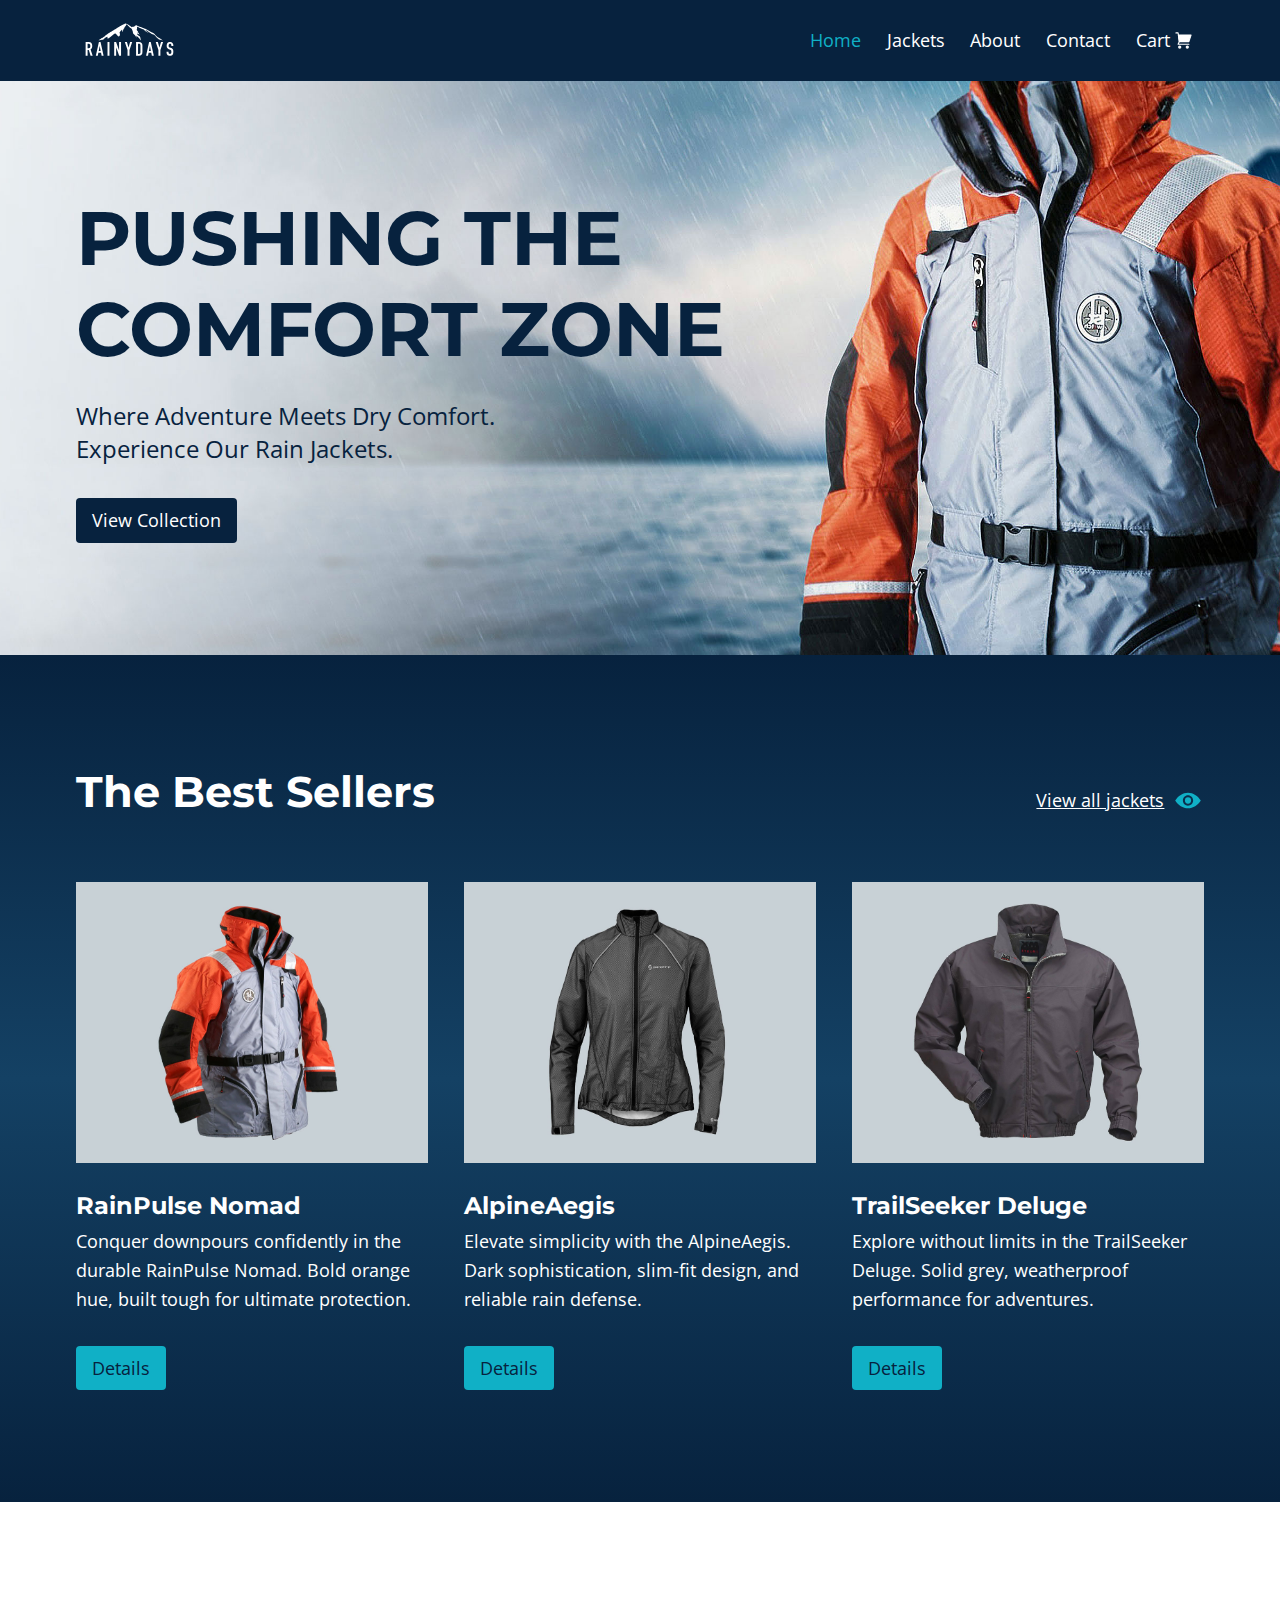
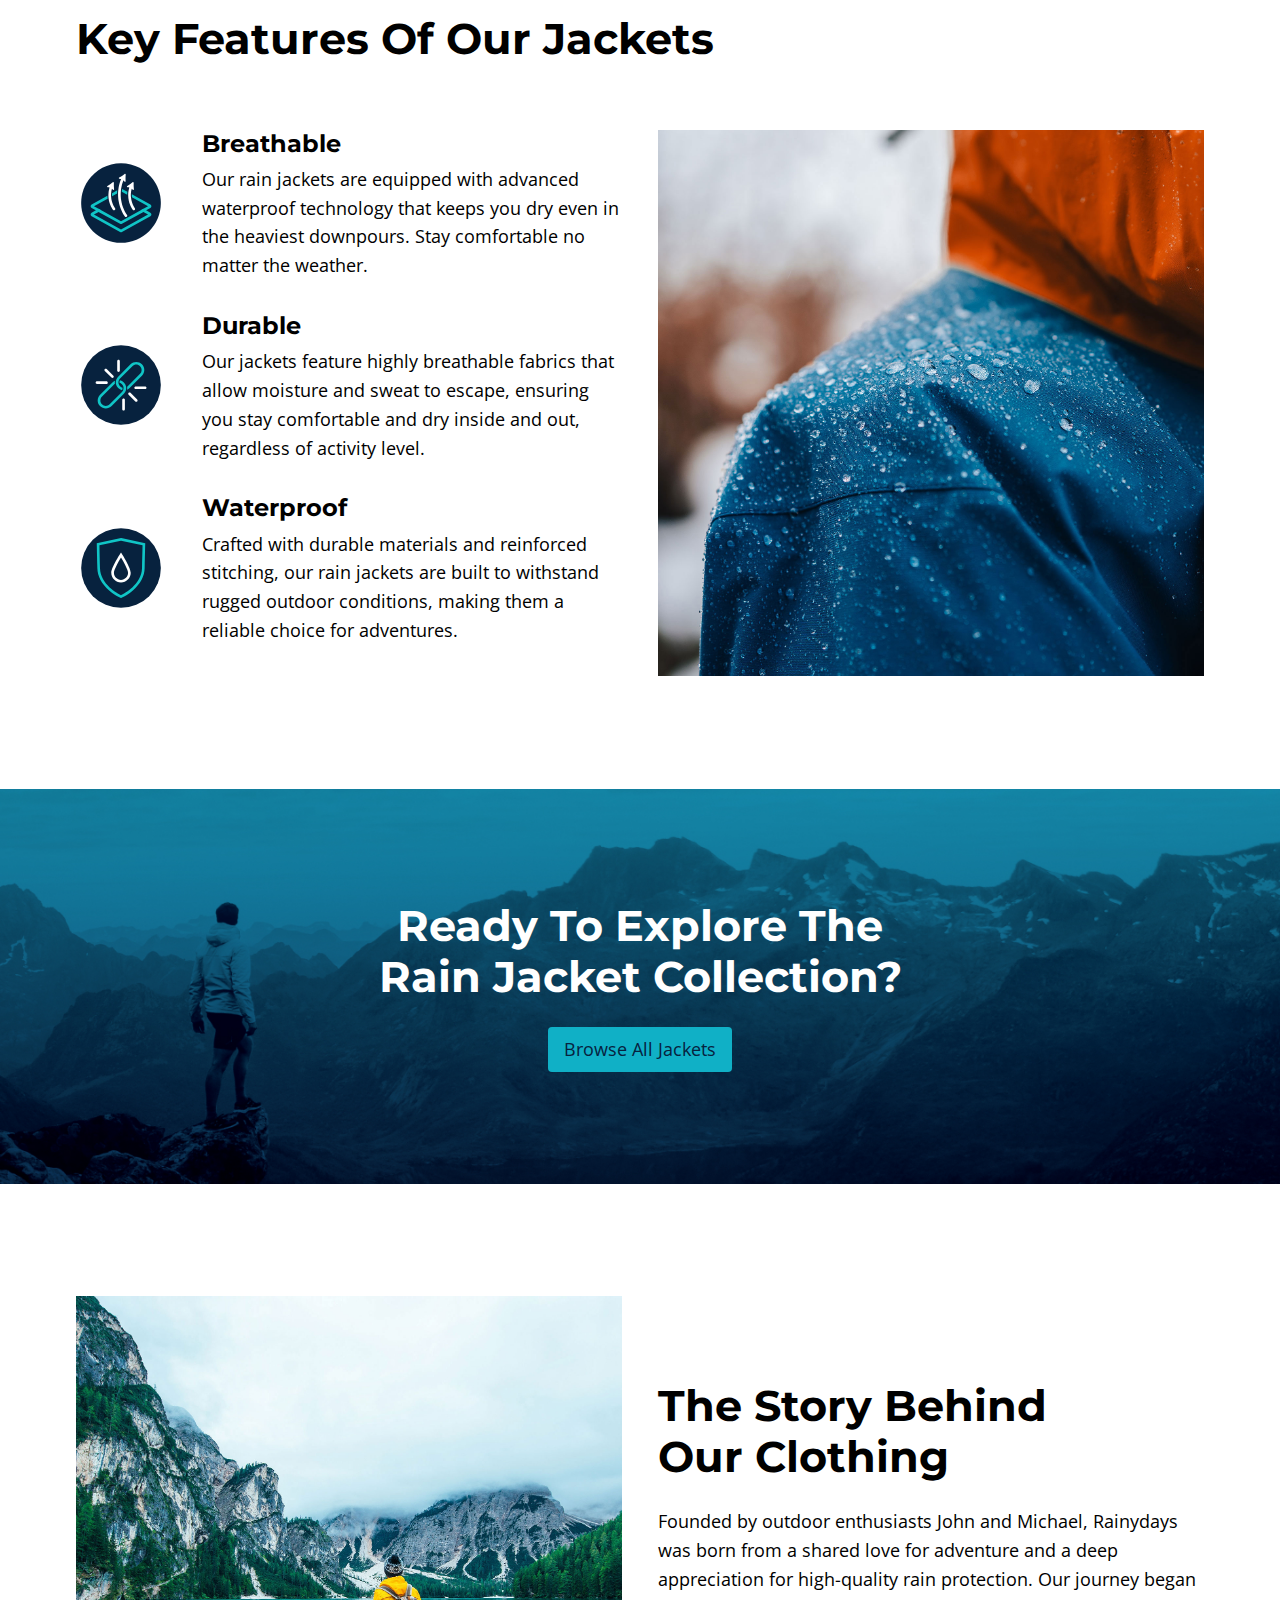
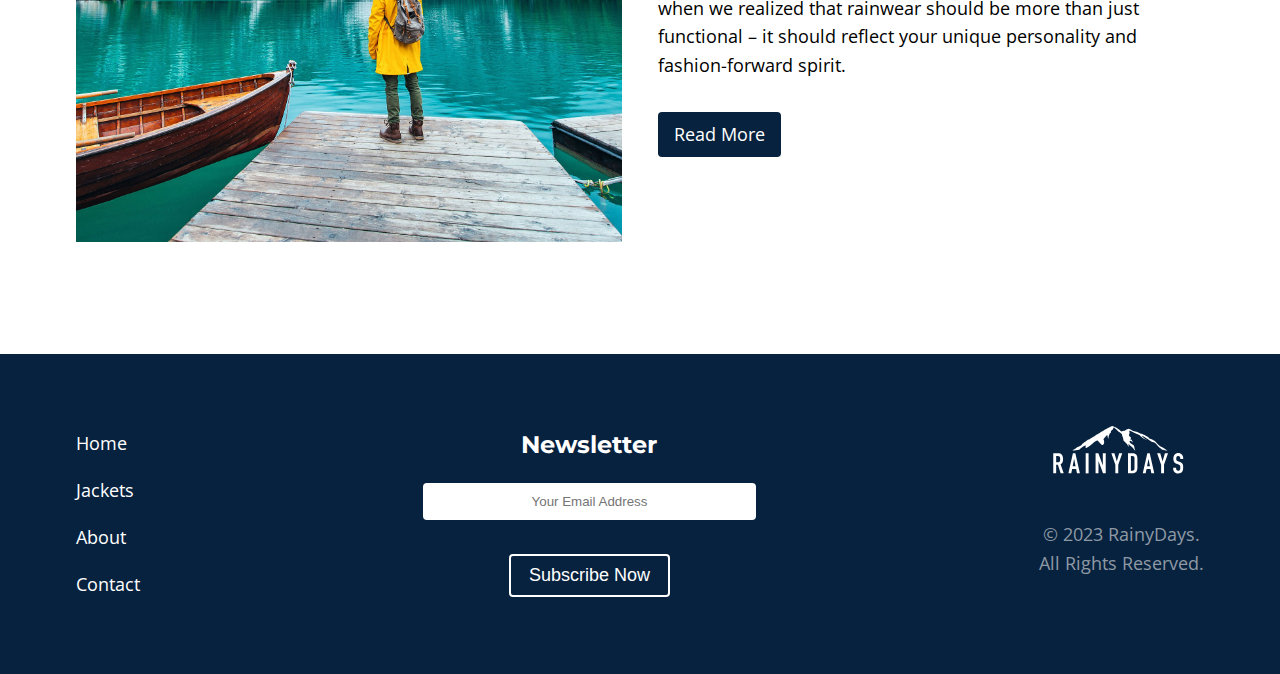
<file: index.html>
<!DOCTYPE html>
<html lang="en">

<head>
  <meta charset="UTF-8">
  <meta http-equiv="X-UA-Compatible" content="IE=edge">
  <meta name="viewport" content="width=device-width, initial-scale=1.0">
  <meta name="description"
    content="Welcome to our online store for rain jackets. Discover the latest fashion trends and the best rain jackets. Stay dry in style.">
  <link rel="preconnect" href="https://fonts.googleapis.com">
  <link rel="preconnect" href="https://fonts.gstatic.com" crossorigin>
  <link href="https://fonts.googleapis.com/css2?family=Montserrat:wght@400;500;600;700&family=Open+Sans:wght@400;600;700&display=swap" rel="stylesheet">
  <link rel="stylesheet" href="styles.css">
  <link rel="stylesheet" href="global.css">
  <title>Rainydays – jacket shop</title>
  <script src="js/nav.js" defer></script>
</head>

<body>
  <header>

    <div class="wrapper">

      <div class="mobile-nav-toggle" id="mobile-nav-toggle" aria-controls="primary-navigation" aria-expanded="false" role="button">
        <span class="sr-only">Menu</span></div>

      <a href="index.html"><img class="logo" src="images/logo-white.svg" alt="RainyDays logo"></a>

      <nav>
        <ul id="primary-navigation" data-visible="false" class="primary-navigation flex">
          <li><a class="active-page" href="index.html">Home</a></li>
          <li><a href="jackets.html">Jackets</a></li>
          <li><a href="about.html">About</a></li>
          <li><a href="contact.html">Contact</a></li>
          <li><a href="cart.html" class="link-with-icon">
            <span class="cart-text">Cart</span>
            <img class="cart-icon" src="images/cart-icon.svg" alt="cart icon">
          </a></li>
        
        </ul>
      </nav>
    </div>
  </header>


  <section class="hero">
    <div class="container container--narrow">
      <h1>Pushing The <br> Comfort Zone</h1>
      <p class="subhead">Where Adventure Meets Dry Comfort. <br>
        Experience Our Rain Jackets.</p>
      <a href="jackets.html" class="button-2">View Collection</a>
    </div>
  </section>


  <section class="bg-dark-gradient">
    <div class="container">
      <div class="upper-row">
        <h2 class="bestseller-heading">The Best Sellers</h2>
        <a class="view-all" href="jackets.html">
          <span class="view-text">View all jackets</span>
          <img class="view-icon" src="images/view-icon.svg" alt="eye icon">
        </a>

      </div>
      <div class="split">
        <div class="content">
          <div class="image-hover">
            <a href="product.html"><img src="images/image-1.jpg" alt="rainpulse nomad jacket"></a>
          </div>
          <h3>RainPulse Nomad</h3>
          <p>Conquer downpours confidently in the durable RainPulse Nomad. Bold orange hue, built tough for ultimate
            protection.</p>
          <a href="product.html" class="button">Details</a>
        </div>
        <div class="content">
          <div class="image-hover">
            <a href="product.html"><img src="images/image-2.jpg" alt="rainpulse nomad jacket"></a>
          </div>
          <h3>AlpineAegis</h3>
          <p>Elevate simplicity with the AlpineAegis. Dark sophistication, slim-fit design, and reliable rain defense.
          </p>
          <a href="product.html" class="button">Details</a>
        </div>
        <div class="content desktop-only">
          <div class="image-hover">
            <a href="product.html"><img src="images/image-3.jpg" alt="rainpulse nomad jacket"></a>
          </div>
          <h3>TrailSeeker Deluge</h3>
          <p>Explore without limits in the TrailSeeker Deluge. Solid grey, weatherproof performance for 
            adventures.</p>
            <a href="product.html" class="button">Details</a>
        </div>
        <a class="view-all-mobile" href="jackets.html">
          <span class="view-text">View all jackets</span>
          <img class="view-icon" src="images/view-icon.svg" alt="eye icon">
        </a>
      </div>
    </div>
  </section>

  <section>
    <div class="container">
      <h2 class="features-heading">Key Features Of&nbsp;Our Jackets</h2>
      <div class="split features">
        <div>
          <div class="icon-item">
            <img src="images/breathable.svg" alt="airflow icon">
            <div class="icon-text">
              <h3>Breathable</h3>
              <p>Our rain jackets are equipped with advanced waterproof technology that keeps you dry even in the
                heaviest downpours. Stay comfortable no matter the weather.</p>
            </div>
          </div>
          <div class="icon-item">
            <img src="images/durable.svg" alt="chainlink icon">
            <div class="icon-text">
              <h3>Durable</h3>
              <p>Our jackets feature highly breathable fabrics that allow moisture and sweat to escape, ensuring you
                stay comfortable and dry inside and out, regardless of activity level.</p>
            </div>
          </div>
          <div class="icon-item">
            <img src="images/waterproof.svg" alt="droplet icon">
            <div class="icon-text">
              <h3>Waterproof</h3>
              <p>Crafted with durable materials and reinforced stitching, our rain jackets are built to withstand rugged
                outdoor conditions, making them a reliable choice for adventures.</p>
            </div>
          </div>

        </div>
        <div><img class="droplets" src="images/waterproof-red.jpg" alt="jacket with droplets"></div>
      </div>
    </div>
  </section>

  <section class="cta-sec">
    <div class="container">
      <div class="cta-con">
        <h2>Ready To Explore The <br> Rain Jacket Collection?</h2>
        <a href="jackets.html" class="button">Browse All Jackets</a>
      </div>
    </div>
  </section>

  <section>
    <div class="container">
      <div class="split about">
        <div><img class="lake" src="images/lake.jpg" alt="person with rain jacket in landscape">
        </div>
        <div>
          <h2>The Story Behind <br> Our Clothing</h2>
          <p>Founded by outdoor enthusiasts John and Michael, Rainydays was born from a shared love for adventure and a deep appreciation for high-quality rain protection. Our journey began when we realized that rainwear should be more than just functional – it should reflect your unique personality and fashion-forward spirit.</p>
          <a href="about.html" class="button-2">Read More</a>
        </div>
      </div>
    </div>
  </section>

  <footer class="bg-dark">
    <div class="container">
      <div class="footer-menu">
        <div class="footer-content col-1">
          <a href="index.html">Home</a>
          <a href="jackets.html">Jackets</a>
          <a href="about.html">About</a>
          <a href="contact.html">Contact</a>
        </div>
        <div class="footer-content col-2">
          <h3>Newsletter</h3>
          <form action="https://example.com/submit-form">
            <label for="email" class="visually-hidden">Your Email Address:</label>
            <input type="email" id="email" name="email" placeholder="Your Email Address" required>
            <br>
            <button class="form-button" type="submit">Subscribe Now</button>
          </form>
        </div>        
        <div class="footer-content col-3">
          <a href="index.html"><img class="footer-logo" src="images/logo-white.svg" alt="RainyDays logo"></a>
          <p>© 2023 RainyDays. <br> All Rights Reserved.</p>
        </div>
      </div>
    </div>
  </footer>

</body>

</html>
</file>
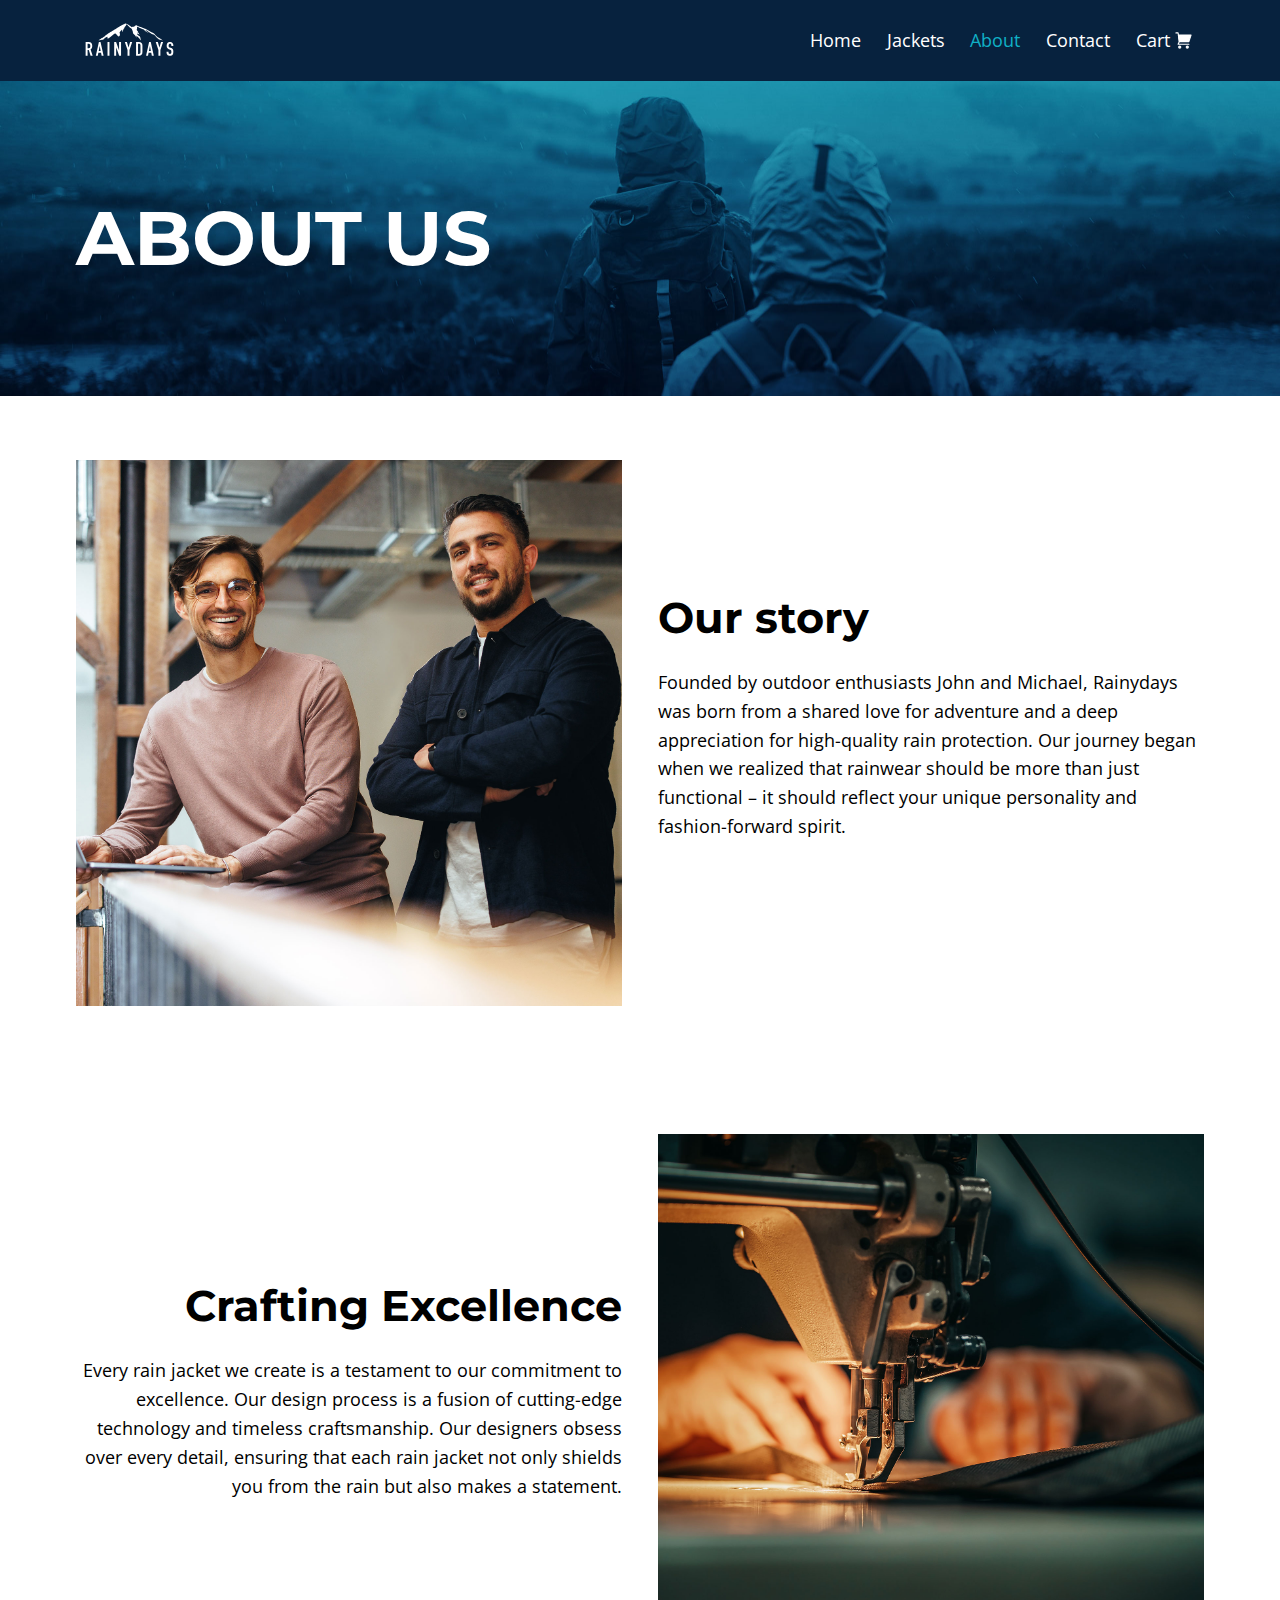
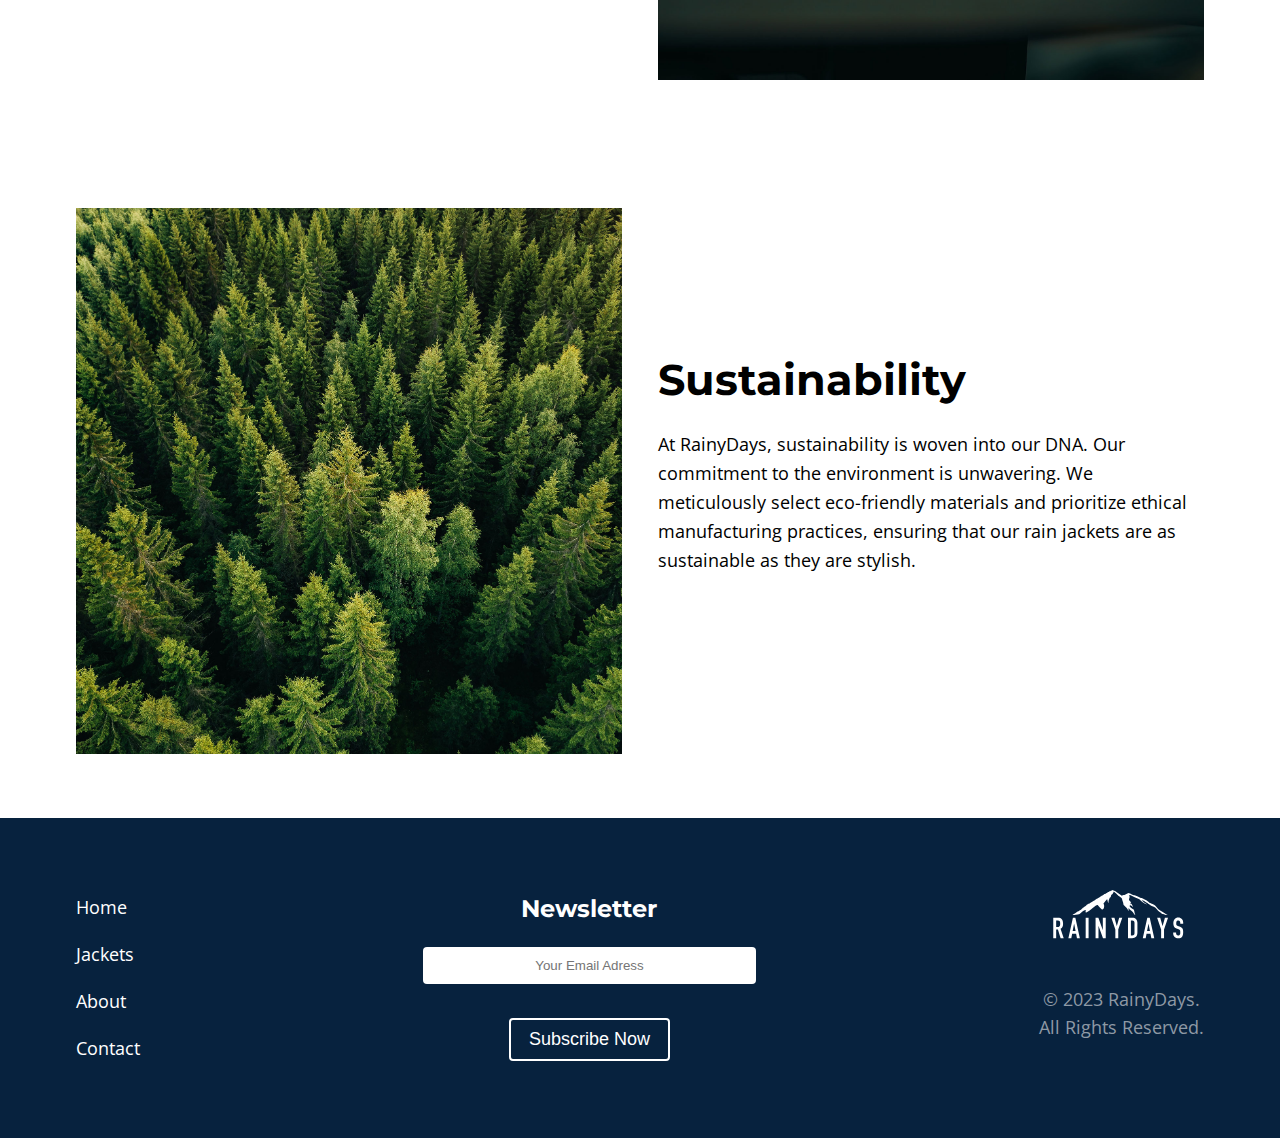
<file: about.html>
<!DOCTYPE html>
<html lang="en">

<head>
  <meta charset="UTF-8">
  <meta http-equiv="X-UA-Compatible" content="IE=edge">
  <meta name="viewport" content="width=device-width, initial-scale=1.0">
  <meta name="description"
    content="Learn more about our online store for rain jackets. We are dedicated to offering quality products and top-notch customer service. Find out more about us today.">
  <link rel="preconnect" href="https://fonts.googleapis.com">
  <link rel="preconnect" href="https://fonts.gstatic.com" crossorigin>
  <link href="https://fonts.googleapis.com/css2?family=Montserrat:wght@400;500;600;700&family=Open+Sans:wght@400;600;700&display=swap" rel="stylesheet">
  <link rel="stylesheet" href="styles.css">
  <link rel="stylesheet" href="global.css">
  <title>About – Rainydays</title>
  <script src="js/nav.js" defer></script>
</head>

<body>
  <header>

    <div class="wrapper">

      <div class="mobile-nav-toggle" id="mobile-nav-toggle" aria-controls="primary-navigation" aria-expanded="false" role="button">
        <span class="sr-only">Menu</span></div>

      <a href="index.html"><img class="logo" src="images/logo-white.svg" alt="RainyDays logo"></a>

      <nav>
        <ul id="primary-navigation" data-visible="false" class="primary-navigation flex">
          <li><a href="index.html">Home</a></li>
          <li><a href="jackets.html">Jackets</a></li>
          <li><a class="active-page" href="about.html">About</a></li>
          <li><a href="contact.html">Contact</a></li>
          <li><a href="cart.html" class="link-with-icon">
              <span class="cart-text">Cart</span>
              <img class="cart-icon" src="images/cart-icon.svg" alt="cart icon">
            </a>
          </li>
        </ul>
      </nav>
    </div>
  </header>

  <section class="hero-about2">
    <div class="container container--narrow">
      <h1>About Us</h1>
    </div>
  </section>

  <section class="same-color">
    <div class="container">
      <div class="split about">
        <div><img src="images/founders.jpg" alt="Founders of RainyDays">
        </div>
        <div>
          <h2 class="about-heading">Our story</h2>
          <p>Founded by outdoor enthusiasts John and Michael, Rainydays was born from a shared love for adventure and a
            deep appreciation for high-quality rain protection. Our journey began when we realized that rainwear should
            be more than just functional – it should reflect your unique personality and fashion-forward spirit.</p>
        </div>
      </div>
    </div>
  </section>

  <section class="same-color">
    <div class="container">
      <div class="split about reverse">
        <div class="right-align">
          <h2 class="about-heading">Crafting Excellence</h2>
          <p>Every rain jacket we create is a testament to our commitment to excellence. Our design process is a fusion
            of cutting-edge technology and timeless craftsmanship. Our designers obsess over every detail, ensuring that
            each rain jacket not only shields you from the rain but also makes a statement.</p>
        </div>
        <div><img src="images/production.jpg" alt="sewing machine in production">
        </div>
      </div>
    </div>
  </section>

  <section class="same-color">
    <div class="container">
      <div class="split about">
        <div><img src="images/forest.jpg" alt="green forest drone shoot">
        </div>
        <div>
          <h2 class="about-heading">Sustainability</h2>
          <p>At RainyDays, sustainability is woven into our DNA. Our commitment to the environment is unwavering. We
            meticulously select eco-friendly materials and prioritize ethical manufacturing practices, ensuring that our
            rain jackets are as sustainable as they are stylish.</p>
        </div>
      </div>
    </div>
  </section>



  <footer class="bg-dark">
    <div class="container">
      <div class="footer-menu">
        <div class="footer-content col-1">
          <a href="index.html">Home</a>
          <a href="jackets.html">Jackets</a>
          <a href="about.html">About</a>
          <a href="contact.html">Contact</a>
        </div>
        <div class="footer-content col-2">
          <h3>Newsletter</h3>
          <form action="https://example.com/submit-form">
            <input type="email" placeholder="Your Email Adress" required>
            <br>
            <button class="form-button" type="submit">Subscribe Now</button>
          </form>
        </div>
        <div class="footer-content col-3">
          <a href="index.html"><img class="footer-logo" src="images/logo-white.svg" alt="RainyDays logo"></a>
          <p>© 2023 RainyDays. <br> All Rights Reserved.</p>
        </div>
      </div>
    </div>
  </footer>
</body>

</html>
</file>
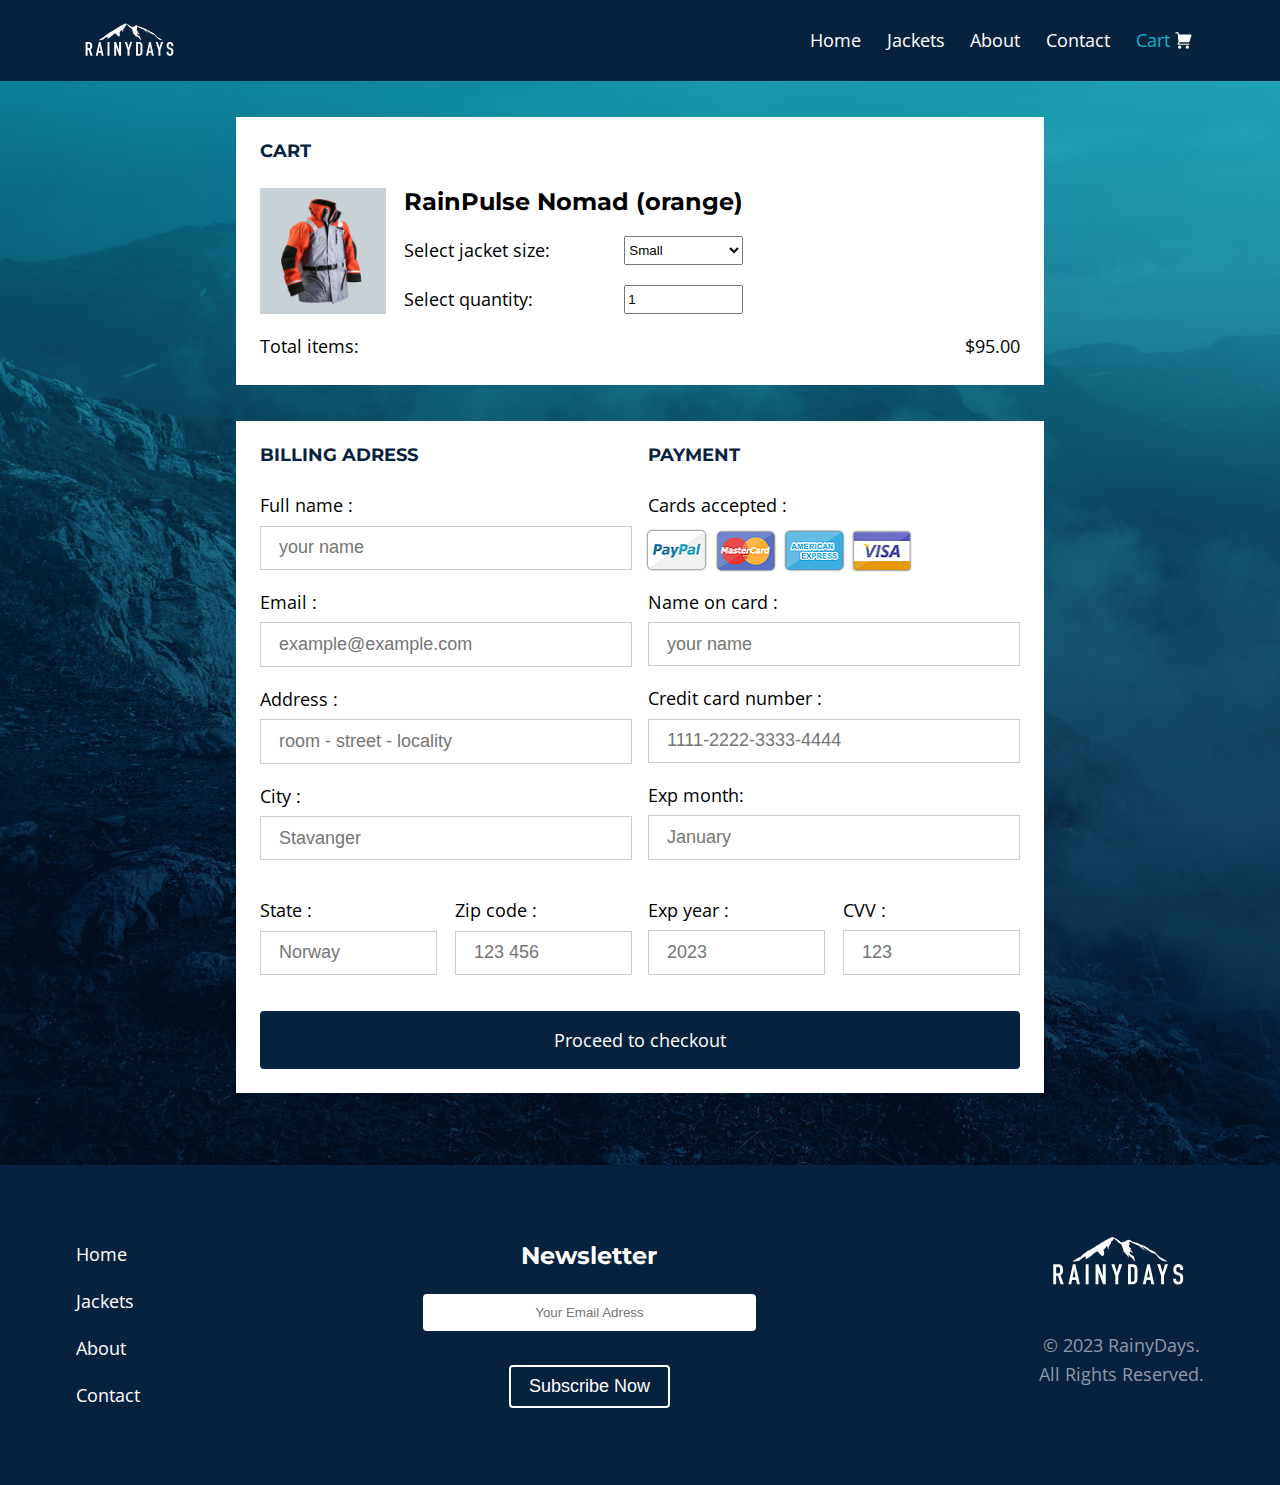
<file: cart.html>
<!DOCTYPE html>
<html lang="en">

<head>
  <meta charset="UTF-8">
  <meta http-equiv="X-UA-Compatible" content="IE=edge">
  <meta name="viewport" content="width=device-width, initial-scale=1.0">
  <meta name="description"
    content="Review and edit your shopping cart. Complete your purchase with our popular rain jackets. Secure and easy ordering.">
  <link rel="preconnect" href="https://fonts.googleapis.com">
  <link rel="preconnect" href="https://fonts.gstatic.com" crossorigin>
  <link href="https://fonts.googleapis.com/css2?family=Montserrat:wght@400;500;600;700&family=Open+Sans:wght@400;600;700&display=swap" rel="stylesheet">
  <link rel="stylesheet" href="styles.css">
  <link rel="stylesheet" href="global.css">
  <title>Cart – Rainydays</title>
  <script src="js/nav.js" defer></script>
</head>

<body>
  <header>

    <div class="wrapper">

      <div class="mobile-nav-toggle" id="mobile-nav-toggle" aria-controls="primary-navigation" aria-expanded="false" role="button">
        <span class="sr-only">Menu</span></div>

      <a href="index.html"><img class="logo" src="images/logo-white.svg" alt="RainyDays logo"></a>

      <nav>
        <ul id="primary-navigation" data-visible="false" class="primary-navigation flex">
          <li><a href="index.html">Home</a></li>
          <li><a href="jackets.html">Jackets</a></li>
          <li><a href="about.html">About</a></li>
          <li><a href="contact.html">Contact</a></li>
          <li><a class="active-page link-with-icon" href="cart.html">
              <span class="cart-text">Cart</span>
              <img class="cart-icon" src="images/cart-icon.svg" alt="cart icon">
            </a>
          </li>
        </ul>
      </nav>
    </div>
  </header>

    <div class="payment-container">

      <div class="product-info">
        <h4 class="title">Cart</h4>
        <div class="upperpart">
          <div class="left-info"></div>
          <div class="right-info">
            <h4>RainPulse Nomad (orange)</h4>

            <div>
              <label for="jacketSize">Select jacket size:</label>
              <select class="jacket-size" id="jacketSize" name="jacketSize">
                <option value="small">Small</option>
                <option value="medium">Medium</option>
                <option value="large">Large</option>
                <option value="x-large">X-Large</option>
              </select>
            </div>

            <div>
              <label for="quantity">Select quantity:</label>
              <input class="jacket-quantity" type="number" id="quantity" name="quantity" min="1" value="1">
            </div>


          </div>
        </div>
        <div class="final-cost">
          <div>Total items:</div>
          <div>$95.00</div>
        </div>
      </div>
      <div class="cart-info-container">

      </div>
      <form action="https://example.com/submit-form">
        <div class="row">
          <div class="col">
            <h4 class="title">Billing Adress</h4>

            <div class="inputBox">
              <span>Full name :</span>
              <input type="text" placeholder="your name" required>
            </div>
            <div class="inputBox">
              <span>Email :</span>
              <input type="email" placeholder="example@example.com" required>
            </div>
            <div class="inputBox">
              <span>Address :</span>
              <input type="text" placeholder="room - street - locality" required>
            </div>
            <div class="inputBox">
              <span>City :</span>
              <input type="text" placeholder="Stavanger" required>
            </div>

            <div class="flex-container">
              <div class="inputBox">
                <span>State :</span>
                <input type="text" placeholder="Norway" required>
              </div>
              <div class="inputBox">
                <span>Zip code :</span>
                <input type="text" placeholder="123 456" required>
              </div>
            </div>
          </div>

          <div class="col">
            <h4 class="title">Payment</h4>
            <div class="inputBox">
              <span>Cards accepted :</span>
              <img src="images/card_img.png" alt="supported cards">
            </div>
            <div class="inputBox">
              <span>Name on card :</span>
              <input type="text" placeholder="your name" required>
            </div>

            <div class="inputBox">
              <span>Credit card number :</span>
              <input type="number" placeholder="1111-2222-3333-4444" required>
            </div>
            <div class="inputBox">
              <span>Exp month:</span>
              <input type="text" placeholder="January" required>
            </div>

            <div class="flex-container">
              <div class="inputBox">
                <span>Exp year :</span>
                <input type="text" placeholder="2023" required>
              </div>
              <div class="inputBox">
                <span>CVV :</span>
                <input type="text" placeholder="123" required>
              </div>
            </div>
          </div>
        </div>

        
        <div class="button-container">
          <a href="complete.html" class="submit-btn">
            Proceed to checkout
        </a>
        </div>
        

      </form>
    </div>

    <footer class="bg-dark">
      <div class="container">
        <div class="footer-menu">
          <div class="footer-content col-1">
            <a href="index.html">Home</a>
            <a href="jackets.html">Jackets</a>
            <a href="about.html">About</a>
            <a href="contact.html">Contact</a>
          </div>
          <div class="footer-content col-2">
            <h3>Newsletter</h3>
            <form action="https://example.com/submit-form">
              <label for="email" class="visually-hidden">Your Email Address:</label>
              <input type="email" placeholder="Your Email Adress" required>
              <br>
              <button class="form-button" type="submit">Subscribe Now</button>
            </form>
          </div>
          <div class="footer-content col-3">
            <a href="index.html"><img class="footer-logo" src="images/logo-white.svg" alt="RainyDays logo"></a>
            <p>© 2023 RainyDays. <br> All Rights Reserved.</p>
          </div>
        </div>
      </div>
    </footer>

  </body>

</html>
</file>
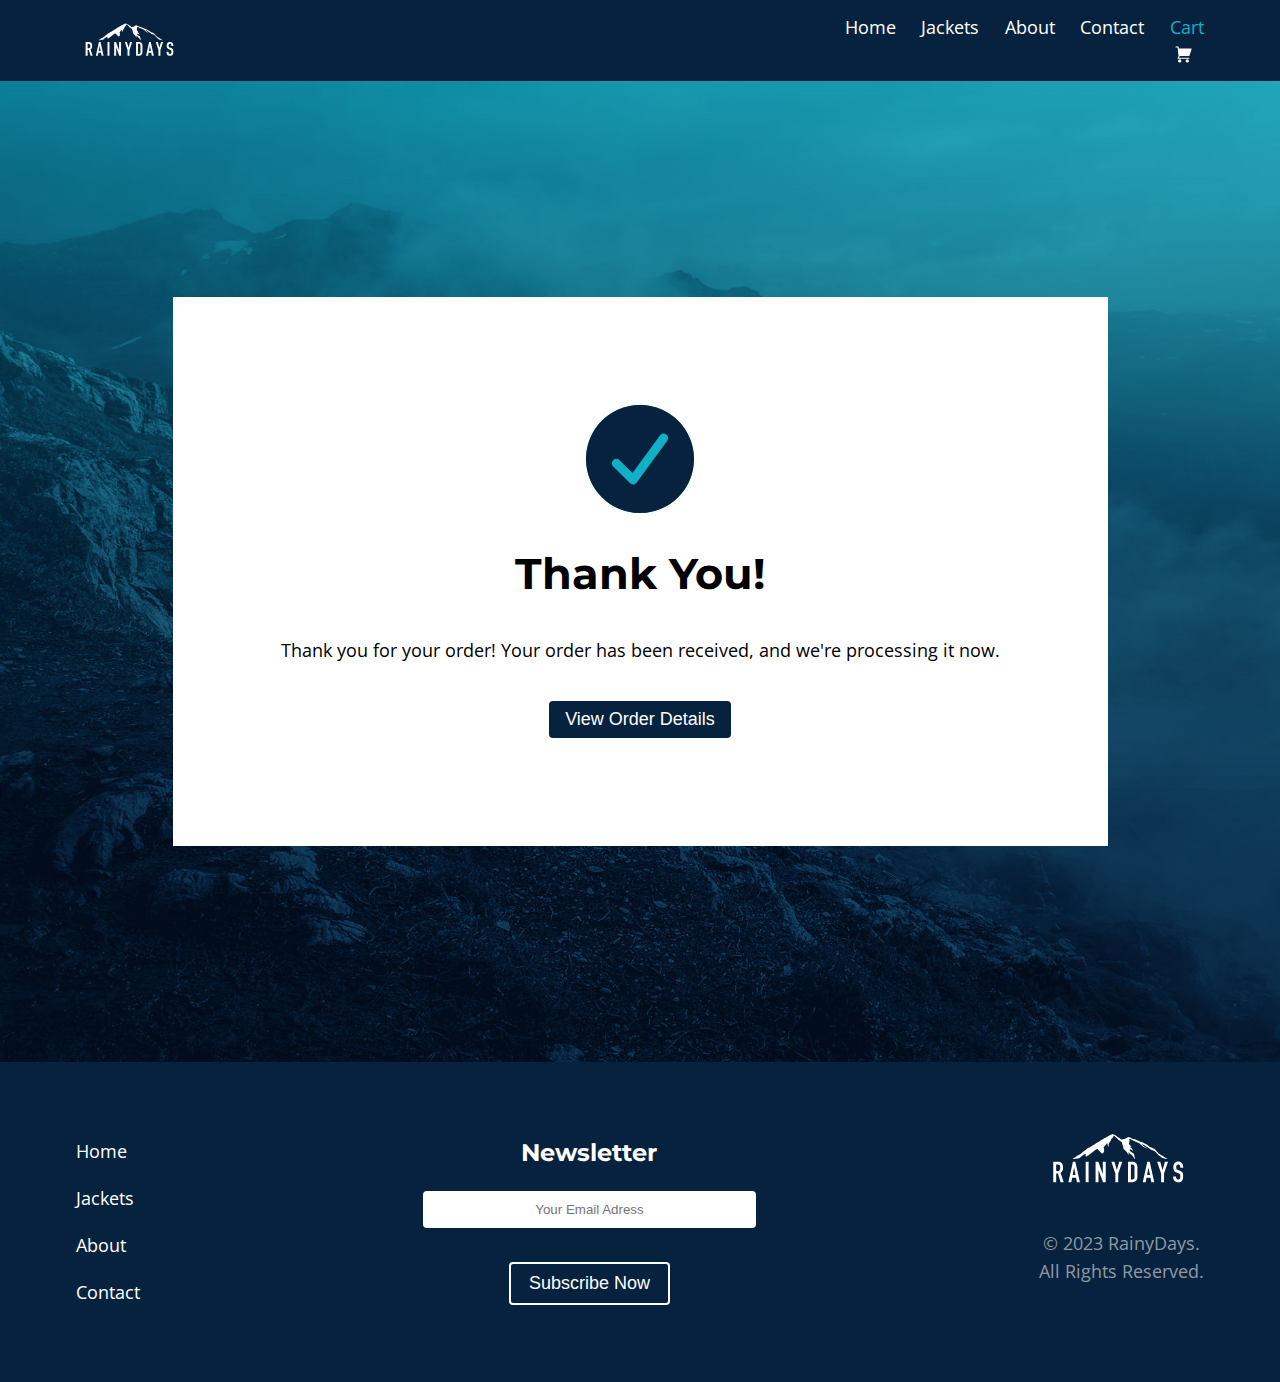
<file: complete.html>
<!DOCTYPE html>
<html lang="en">

<head>
  <meta charset="UTF-8">
  <meta http-equiv="X-UA-Compatible" content="IE=edge">
  <meta name="viewport" content="width=device-width, initial-scale=1.0">
  <meta name="description" content="Thank you for your order! Your order for our rain jackets is complete.">
  <link rel="preconnect" href="https://fonts.googleapis.com">
  <link rel="preconnect" href="https://fonts.gstatic.com" crossorigin>
  <link href="https://fonts.googleapis.com/css2?family=Montserrat:wght@400;500;600;700&family=Open+Sans:wght@400;600;700&display=swap" rel="stylesheet">
  <link rel="stylesheet" href="styles.css">
  <link rel="stylesheet" href="global.css">
  <title>Order Complete – Rainydays</title>
  <script src="js/nav.js" defer></script>
</head>

<body>
  <header>

    <div class="wrapper">

      <div class="mobile-nav-toggle" id="mobile-nav-toggle" aria-controls="primary-navigation" aria-expanded="false" role="button">
        <span class="sr-only">Menu</span></div>

      <a href="index.html"><img class="logo" src="images/logo-white.svg" alt="RainyDays logo"></a>

      <nav>
        <ul id="primary-navigation" data-visible="false" class="primary-navigation flex">
          <li><a href="index.html">Home</a></li>
          <li><a href="jackets.html">Jackets</a></li>
          <li><a href="about.html">About</a></li>
          <li><a href="contact.html">Contact</a></li>
          <li><a class="active-page" href="cart.html" class="link-with-icon">
              <span class="cart-text">Cart</span>
              <img class="cart-icon" src="images/cart-icon.svg" alt="cart icon">
            </a>
          </li>
        </ul>
      </nav>
    </div>
  </header>

  <body>

    <div class="payment-container">
      <div class="complete-info-wrapper">
        <div class="complete-info">
          <img class="checkmark-1" src="images/checkmark.svg" alt="checkmark icon">
          <h2>Thank You!</h2>
          <p>Thank you for your order! Your order has been received, and we're processing it now.</p>
          <button class="button-2">View Order Details</button>
        </div>
      </div>
    </div>

    <footer class="bg-dark">
      <div class="container">
        <div class="footer-menu">
          <div class="footer-content col-1">
            <a href="index.html">Home</a>
            <a href="jackets.html">Jackets</a>
            <a href="about.html">About</a>
            <a href="contact.html">Contact</a>
          </div>
          <div class="footer-content col-2">
            <h3>Newsletter</h3>
            <form action="https://example.com/submit-form">
              <input type="email" placeholder="Your Email Adress" required>
              <br>
              <button class="form-button" type="submit">Subscribe Now</button>
            </form>
          </div>
          <div class="footer-content col-3">
            <a href="index.html"><img class="footer-logo" src="images/logo-white.svg" alt="RainyDays logo"></a>
            <p>© 2023 RainyDays. <br> All Rights Reserved.</p>
          </div>
        </div>
      </div>
    </footer>

  </body>

</html>
</file>
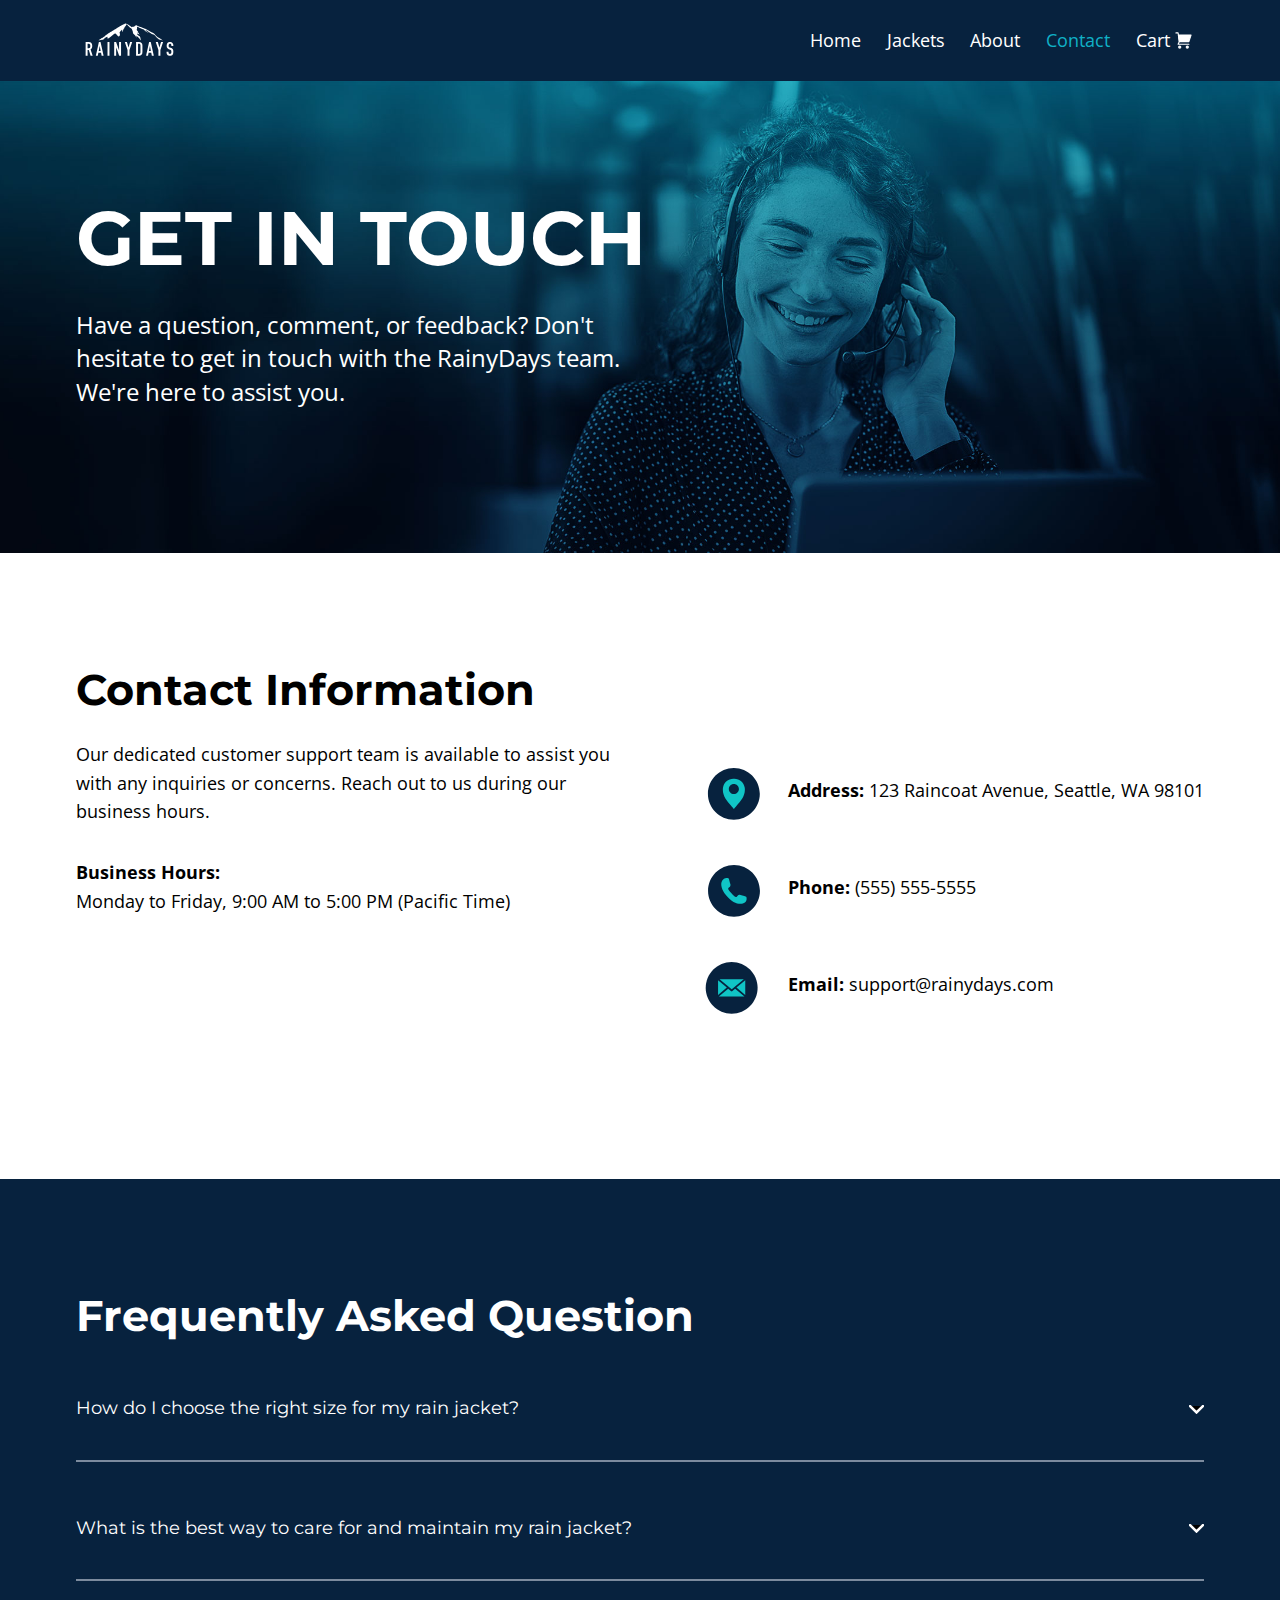
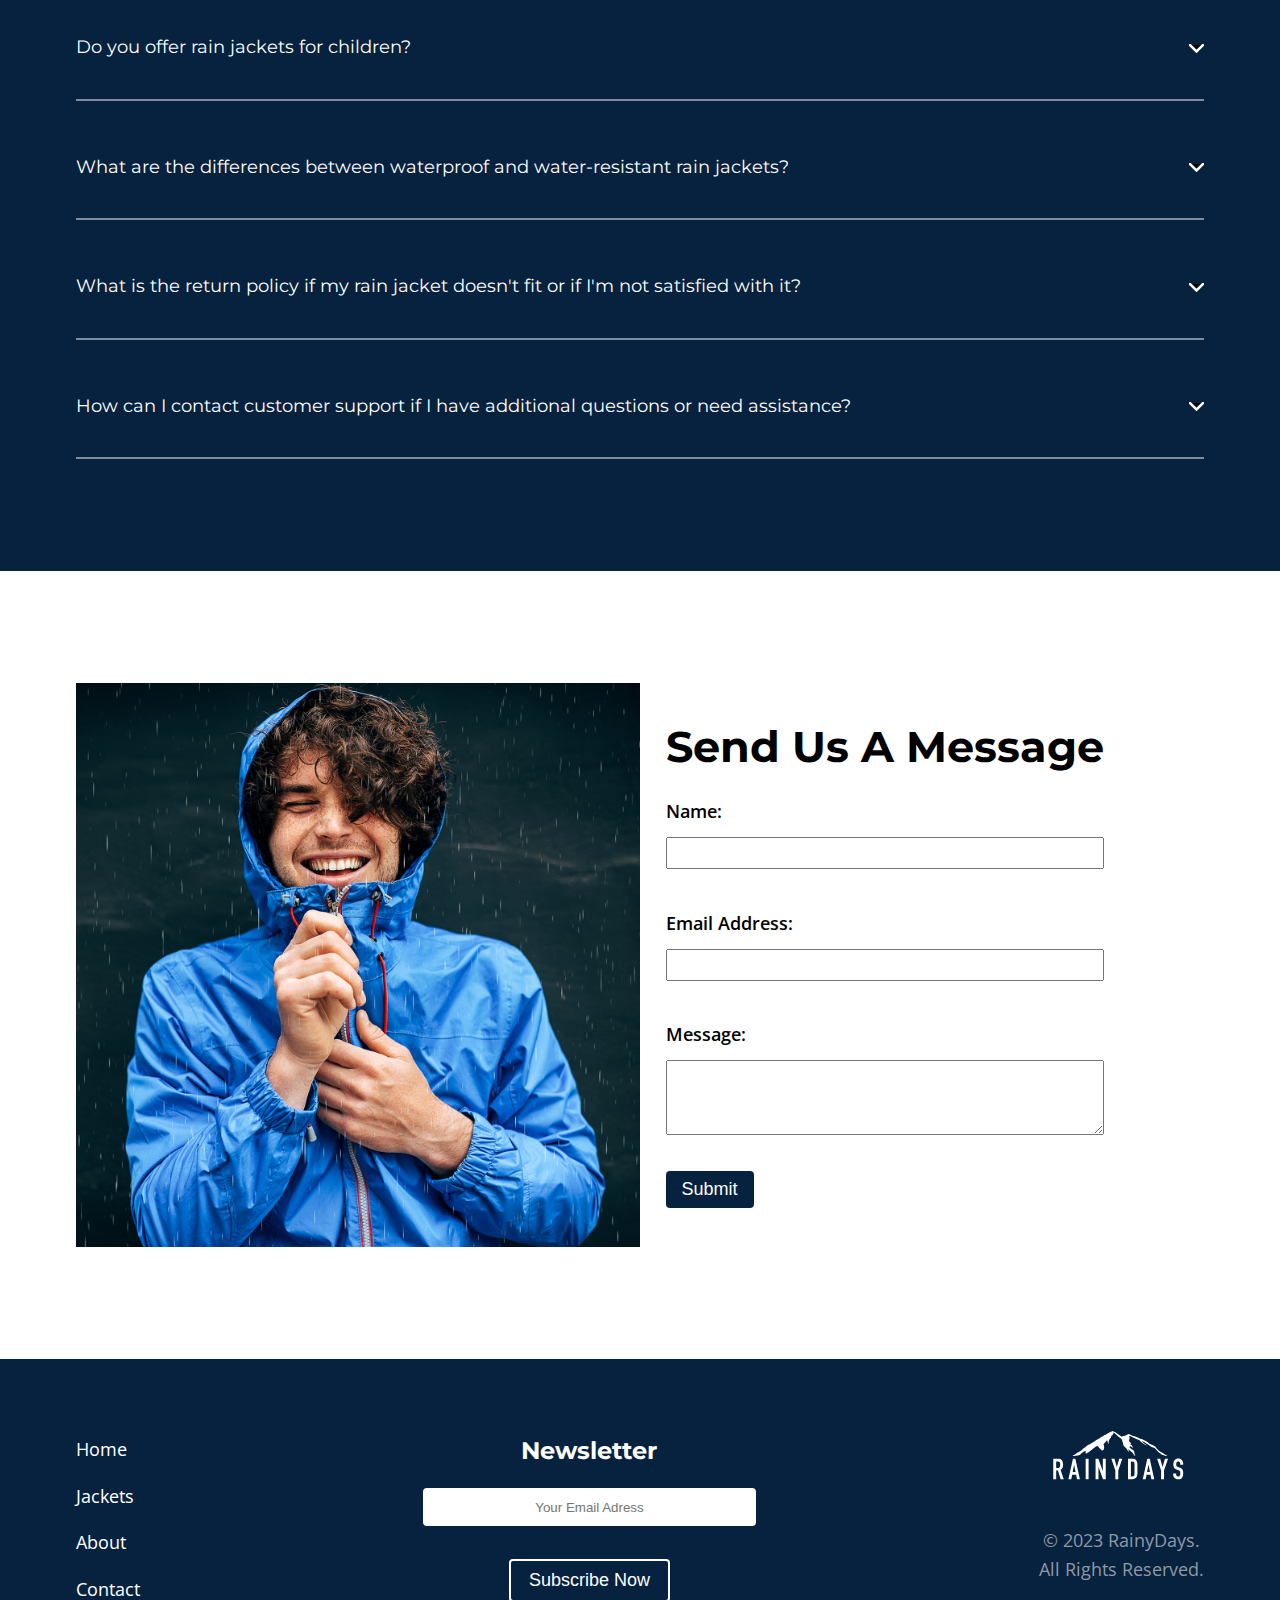
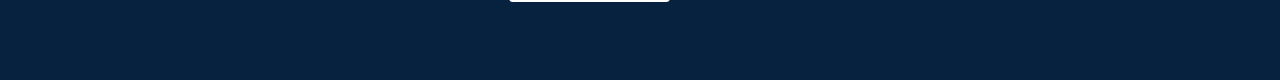
<file: contact.html>
<!DOCTYPE html>
<html lang="en">

<head>
  <meta charset="UTF-8">
  <meta http-equiv="X-UA-Compatible" content="IE=edge">
  <meta name="viewport" content="width=device-width, initial-scale=1.0">
  <meta name="description"
    content="Get in touch with us for questions, concerns, or support. We are here to assist you with everything you need regarding our rain jackets.">
  <link rel="preconnect" href="https://fonts.googleapis.com">
  <link rel="preconnect" href="https://fonts.gstatic.com" crossorigin>
  <link href="https://fonts.googleapis.com/css2?family=Montserrat:wght@400;500;600;700&family=Open+Sans:wght@400;600;700&display=swap" rel="stylesheet">
  <link rel="stylesheet" href="styles.css">
  <link rel="stylesheet" href="global.css">
  <title>Contact - RainyDays</title>
  <script src="js/nav.js" defer></script>
</head>

<body>
  <header>

    <div class="wrapper">

      <div class="mobile-nav-toggle" id="mobile-nav-toggle" aria-controls="primary-navigation" aria-expanded="false" role="button">
        <span class="sr-only">Menu</span></div>

      <a href="index.html"><img class="logo" src="images/logo-white.svg" alt="RainyDays logo"></a>

      <nav>
        <ul id="primary-navigation" data-visible="false" class="primary-navigation flex">
          <li><a href="index.html">Home</a></li>
          <li><a href="jackets.html">Jackets</a></li>
          <li><a href="about.html">About</a></li>
          <li><a href="contact.html" class="active-page">Contact</a></li>
          <li><a href="cart.html" class="link-with-icon">
              <span class="cart-text">Cart</span>
              <img class="cart-icon" src="images/cart-icon.svg" alt="cart icon">
            </a>
          </li>
        </ul>
      </nav>
    </div>
  </header>

  <section class="hero-about">
    <div class="container container--narrow">
      <h1>get in touch</h1>
      <p class="subhead-about">Have a question, comment, or feedback?
        Don't hesitate to get in touch with the
        RainyDays team. We're here to assist you.</p>
    </div>
  </section>



  <section>
    <div class="container">
      <h2>Contact Information</h2>
      <div class="split">
        <div>
          <p>Our dedicated customer support team is available to assist you with any inquiries or concerns. Reach out to
            us during our business hours.</p>
          <p class="business-hours"><span class="bold">Business Hours:</span><br>
            Monday to Friday, 9:00 AM to 5:00 PM (Pacific Time)</p>
        </div>
        <div>
          <ul class="contact-icon-list">
            <li class="contact-info-icon">
              <img src="images/adress.svg" alt="">
              <p><span class="bold">Address: </span>123 Raincoat Avenue, Seattle, WA 98101</p>
            </li>
            <li class="contact-info-icon">
              <img src="images/phone.svg" alt="">
              <p><span class="bold">Phone: </span>(555) 555-5555</p>
            </li>
            <li class="contact-info-icon">
              <img src="images/mail.svg" alt="">
              <p><span class="bold">Email: </span>support@rainydays.com</p>
            </li>
          </ul>
        </div>
      </div>
    </div>
  </section>

  <section class="bg-dark">
    <div class="container">
      <h2>Frequently Asked Question</h2>

      <div class="faq">
        <div class="question">
          <h4>How do I choose the right size for my rain jacket?</h4>

          <svg viewbox="0 0 42 25">
            <path d="M3 3L21 21L39 3" stroke="white" stroke-width="7" stroke-linecap="round" />
          </svg>
        </div>
        <div class="answer">
          <p>
            To choose the right size for your rain jacket, refer to our sizing chart for guidance.
          </p>
        </div>
      </div>

      <div class="faq">
        <div class="question">
          <h4>What is the best way to care for and maintain my rain jacket?</h4>

          <svg viewbox="0 0 42 25">
            <path d="M3 3L21 21L39 3" stroke="white" stroke-width="7" stroke-linecap="round" />
          </svg>
        </div>
        <div class="answer">
          <p>
            The best way to care for and maintain your rain jacket is to follow the care instructions on the label,
            typically involving gentle washing and reapplying waterproofing treatments as needed.
          </p>
        </div>
      </div>

      <div class="faq">
        <div class="question">
          <h4>Do you offer rain jackets for children?</h4>

          <svg viewbox="0 0 42 25">
            <path d="M3 3L21 21L39 3" stroke="white" stroke-width="7" stroke-linecap="round" />
          </svg>
        </div>
        <div class="answer">
          <p>
            Yes, we offer rain jackets for children in various sizes and styles.
          </p>
        </div>
      </div>

      <div class="faq">
        <div class="question">
          <h4>What are the differences between waterproof and water-resistant rain jackets?</h4>

          <svg viewbox="0 0 42 25">
            <path d="M3 3L21 21L39 3" stroke="white" stroke-width="7" stroke-linecap="round" />
          </svg>
        </div>
        <div class="answer">
          <p>
            Waterproof rain jackets provide complete protection from rain, while water-resistant ones offer some
            protection but may not be fully waterproof.
          </p>
        </div>
      </div>

      <div class="faq">
        <div class="question">
          <h4>What is the return policy if my rain jacket doesn't fit or if I'm not satisfied with it?</h4>

          <svg viewbox="0 0 42 25">
            <path d="M3 3L21 21L39 3" stroke="white" stroke-width="7" stroke-linecap="round" />
          </svg>
        </div>
        <div class="answer">
          <p>
            Our return policy allows you to return your rain jacket if it doesn't fit or if you're unsatisfied. Please
            check our website for specific details.
          </p>
        </div>
      </div>

      <div class="faq">
        <div class="question">
          <h4>How can I contact customer support if I have additional questions or need assistance?</h4>

          <svg viewbox="0 0 42 25">
            <path d="M3 3L21 21L39 3" stroke="white" stroke-width="7" stroke-linecap="round" />
          </svg>
        </div>
        <div class="answer">
          <p>
            For additional questions or assistance, you can contact our customer support through the provided contact
            information on our website.
          </p>
        </div>
      </div>
    </div>
    <script src="js/faq.js"></script>
  </section>


  <section>
    <div class="container">
      <div class="message-section">
        <img class="happy-guy" src="images/happy-guy.jpg" alt="happy guy in a rain jacket">
        <div>
          <h2>Send Us A Message</h2>
          <form action="process_form.php" method="post">
            <label for="name">Name:</label>
            <input type="text" id="name" name="name" required><br><br>
  
            <label for="email">Email Address:</label>
            <input type="email" id="email" name="email" required><br><br>
  
            <div>
              <label for="message">Message:</label>
              <textarea id="message" name="message" rows="4" cols="50" required></textarea><br><br>
            </div>
  
            <button class="button-2" type="submit">Submit</button>
          </form>
        </div>
      </div>
    </div>
  </section>
  


  <footer class="bg-dark">
    <div class="container">
      <div class="footer-menu">
        <div class="footer-content col-1">
          <a href="index.html">Home</a>
          <a href="jackets.html">Jackets</a>
          <a href="about.html">About</a>
          <a href="contact.html">Contact</a>
        </div>
        <div class="footer-content col-2">
          <h3>Newsletter</h3>
          <form action="https://example.com/submit-form">
            <label for="email" class="visually-hidden">Your Email Address:</label>
            <input type="email" placeholder="Your Email Adress" required>
            <br>
            <button class="form-button" type="submit">Subscribe Now</button>
          </form>
        </div>
        <div class="footer-content col-3">
          <a href="index.html"><img class="footer-logo" src="images/logo-white.svg" alt="RainyDays logo"></a>
          <p>© 2023 RainyDays. <br> All Rights Reserved.</p>
        </div>
      </div>
    </div>
  </footer>

</body>

</html>
</file>
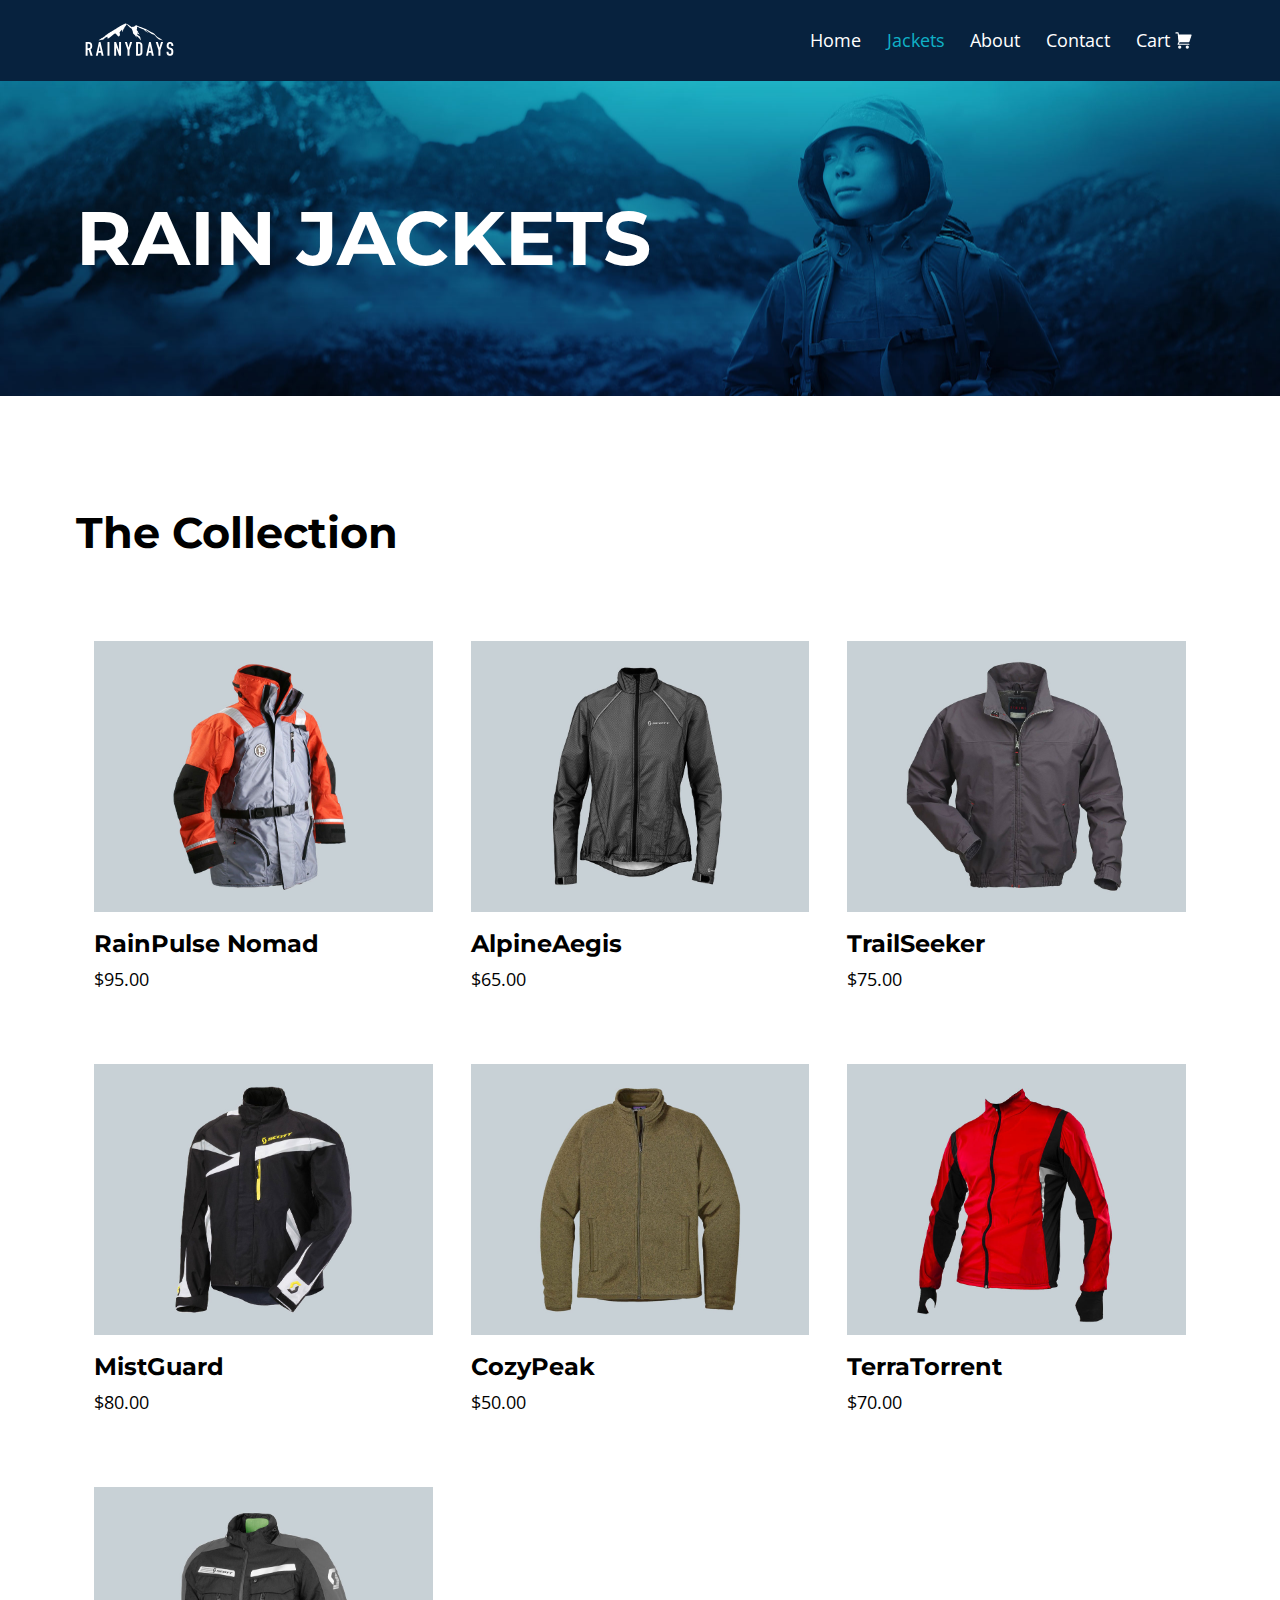
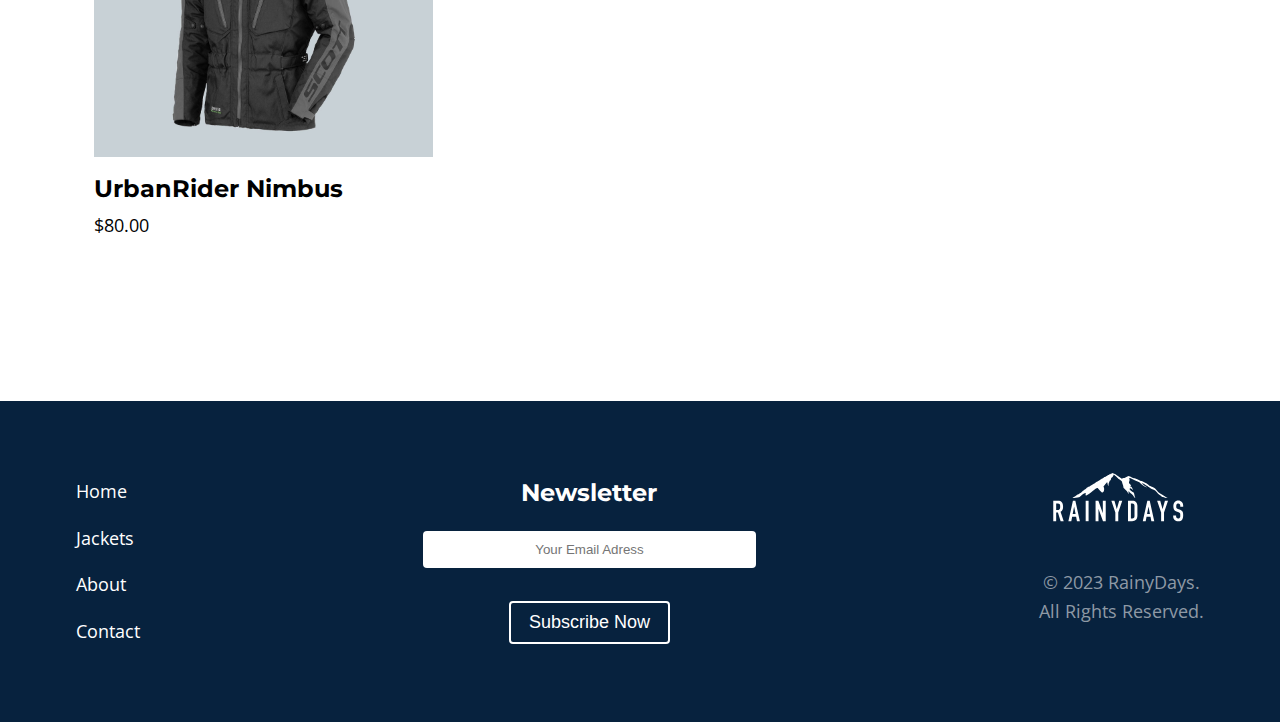
<file: jackets.html>
<!DOCTYPE html>
<html lang="en">

<head>
  <meta charset="UTF-8">
  <meta http-equiv="X-UA-Compatible" content="IE=edge">
  <meta name="viewport" content="width=device-width, initial-scale=1.0">
  <meta name="description"
    content="Browse our extensive selection of rain jackets in various styles and sizes. Quality and protection are our top priorities. Find your perfect rain jacket here.">
  <link rel="preconnect" href="https://fonts.googleapis.com">
  <link rel="preconnect" href="https://fonts.gstatic.com" crossorigin>
  <link href="https://fonts.googleapis.com/css2?family=Montserrat:wght@400;500;600;700&family=Open+Sans:wght@400;600;700&display=swap" rel="stylesheet">
  <link rel="stylesheet" href="styles.css">
  <link rel="stylesheet" href="global.css">
  <title>Jackets - RainyDays</title>
  <script src="js/nav.js" defer></script>
</head>

<body>
  <header>

    <div class="wrapper">

      <div class="mobile-nav-toggle" id="mobile-nav-toggle" aria-controls="primary-navigation" aria-expanded="false" role="button">
        <span class="sr-only">Menu</span></div>

      <a href="index.html"><img class="logo" src="images/logo-white.svg" alt="RainyDays logo"></a>

      <nav>
        <ul id="primary-navigation" data-visible="false" class="primary-navigation flex">
          <li><a href="index.html">Home</a></li>
          <li><a class="active-page" href="jackets.html">Jackets</a></li>
          <li><a href="about.html">About</a></li>
          <li><a href="contact.html">Contact</a></li>
          <li><a href="cart.html" class="link-with-icon">
              <span class="cart-text">Cart</span>
              <img class="cart-icon" src="images/cart-icon.svg" alt="cart icon">
            </a>
          </li>
        </ul>
      </nav>
    </div>
  </header>


  <section class="hero-jackets">
    <div class="container container--narrow">
      <h1>Rain Jackets</h1>
    </div>
  </section>


  <section>
    <div class="container">
      <h2 class="bestseller-heading">The Collection</h2>

      <div class="product-grid">

        <div class="card stacked">
          <a href="product.html">
            <img class="card-img image-hover" src="images/image-1.jpg" alt="product image">
          </a>
          <div class="card-content">
            <h3 class="card-title">RainPulse Nomad</h3>
            <p class="card-price">$95.00</p>
          </div>
        </div>

        <div class="card">
          <a href="product.html">
            <img class="card-img image-hover" src="images/image-2.jpg" alt="product image">
          </a>
          <div class="card-content">
            <h3 class="card-title">AlpineAegis</h3>
            <p class="card-price">$65.00</p>
          </div>
        </div>

        <div class="card">
          <a href="product.html">
            <img class="card-img image-hover" src="images/image-3.jpg" alt="product image">
          </a>
          <div class="card-content">
            <h3 class="card-title">TrailSeeker</h3>
            <p class="card-price">$75.00</p>
          </div>
        </div>

        <div class="card">
          <a href="product.html">
            <img class="card-img image-hover" src="images/image-4.jpg" alt="product image">
          </a>
          <div class="card-content">
            <h3 class="card-title">MistGuard</h3>
            <p class="card-price">$80.00</p>
          </div>
        </div>

        <div class="card">
          <a href="product.html">
            <img class="card-img image-hover" src="images/image-5.jpg" alt="product image">
          </a>
          <div class="card-content">
            <h3 class="card-title">CozyPeak</h3>
            <p class="card-price">$50.00</p>
          </div>
        </div>

        <div class="card">
          <a href="product.html">
            <img class="card-img image-hover" src="images/image-6.jpg" alt="product image">
          </a>
          <div class="card-content">
            <h3 class="card-title">TerraTorrent</h3>
            <p class="card-price">$70.00</p>
          </div>
        </div>

        <div class="card">
          <a href="product.html">
            <img class="card-img image-hover" src="images/image-7.jpg" alt="product image">
          </a>
          <div class="card-content">
            <h3 class="card-title">UrbanRider Nimbus</h3>
            <p class="card-price">$80.00</p>
          </div>
        </div>

      </div>
    </div>


  </section>

  <footer class="bg-dark">
    <div class="container">
      <div class="footer-menu">
        <div class="footer-content col-1">
          <a href="index.html">Home</a>
          <a href="jackets.html">Jackets</a>
          <a href="about.html">About</a>
          <a href="contact.html">Contact</a>
        </div>
        <div class="footer-content col-2">
          <h3>Newsletter</h3>
          <form action="https://example.com/submit-form">
            <input type="email" placeholder="Your Email Adress" required>
            <br>
            <button class="form-button" type="submit">Subscribe Now</button>
          </form>
        </div>
        <div class="footer-content col-3">
          <a href="index.html"><img class="footer-logo" src="images/logo-white.svg" alt="RainyDays logo"></a>
          <p>© 2023 RainyDays. <br> All Rights Reserved.</p>
        </div>
      </div>
    </div>
  </footer>

</body>

</html>
</file>
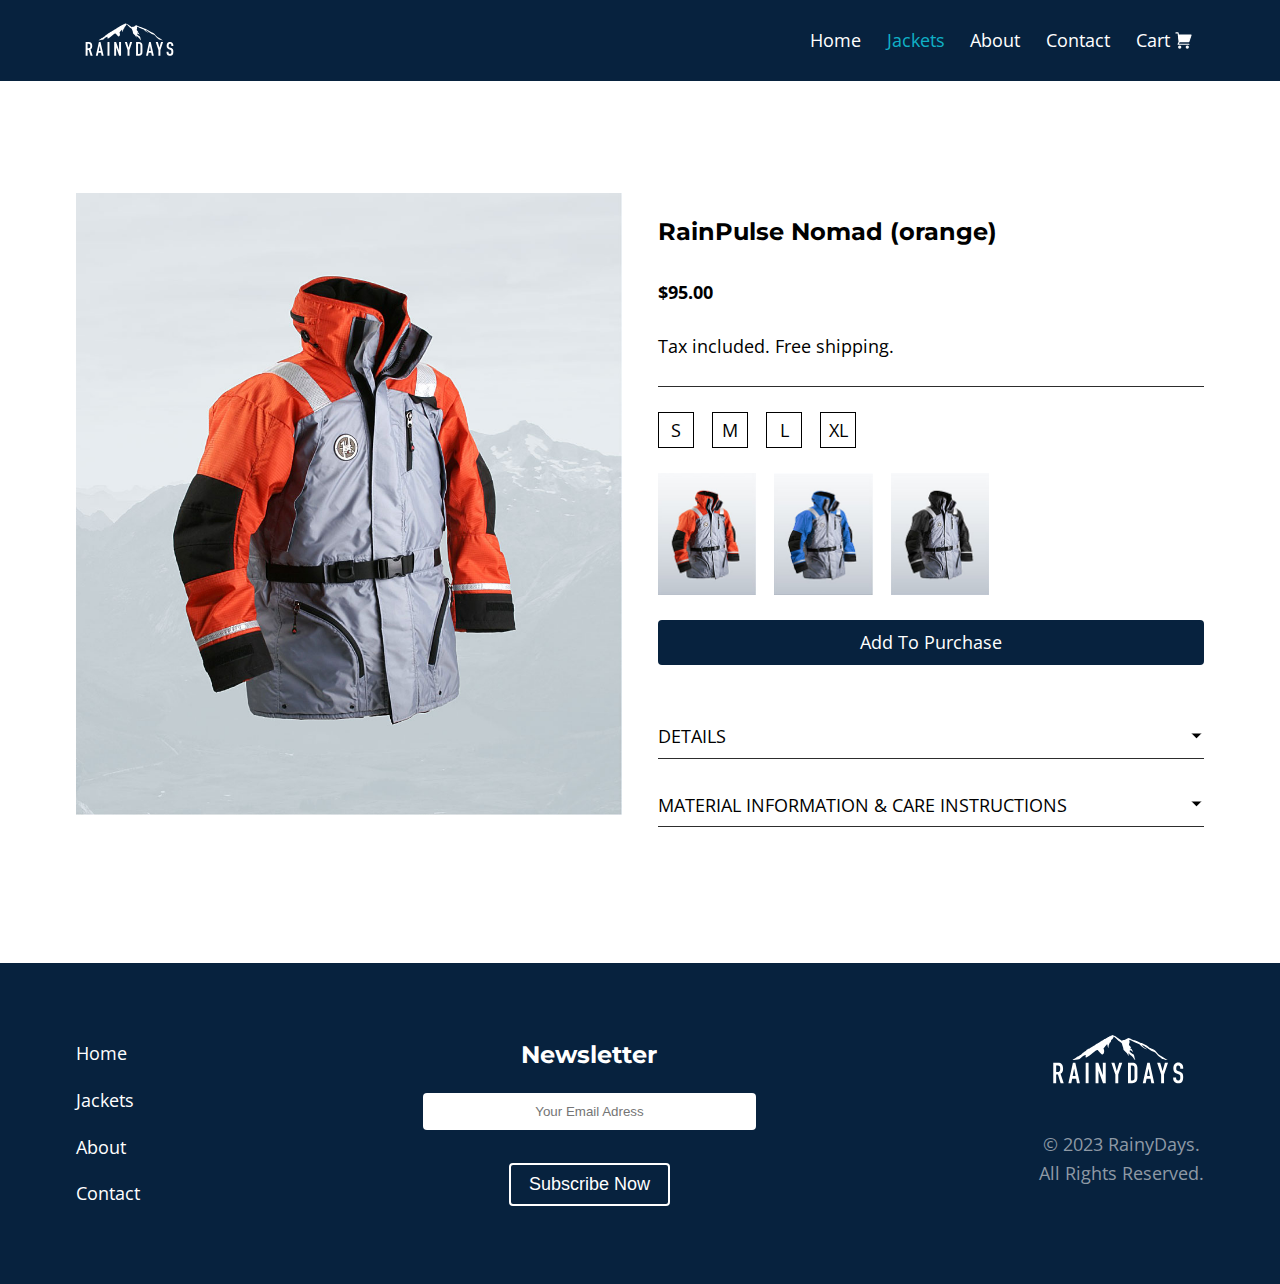
<file: product.html>
<!DOCTYPE html>
<html lang="en">

<head>
  <meta charset="UTF-8">
  <meta http-equiv="X-UA-Compatible" content="IE=edge">
  <meta name="viewport" content="width=device-width, initial-scale=1.0">
  <meta name="description"
    content="Explore our range of stylish rain jackets for all occasions. Quality products at great prices. Protect yourself from the rain today!">
  <link rel="preconnect" href="https://fonts.googleapis.com">
  <link rel="preconnect" href="https://fonts.gstatic.com" crossorigin>
  <link href="https://fonts.googleapis.com/css2?family=Montserrat:wght@400;500;600;700&family=Open+Sans:wght@400;600;700&display=swap" rel="stylesheet">
  <link rel="stylesheet" href="styles.css">
  <link rel="stylesheet" href="global.css">
  <title>Product – Rainydays</title>
  <script src="js/nav.js" defer></script>
</head>

<body>
  <header>



    <div class="wrapper">

      <div class="mobile-nav-toggle" id="mobile-nav-toggle" aria-controls="primary-navigation" aria-expanded="false" role="button">
        <span class="sr-only">Menu</span></div>

      <a href="index.html"><img class="logo" src="images/logo-white.svg" alt="RainyDays logo"></a>

      <nav>
        <ul id="primary-navigation" data-visible="false" class="primary-navigation flex">
          <li><a href="index.html">Home</a></li>
          <li><a class="active-page" href="jackets.html">Jackets</a></li>
          <li><a href="about.html">About</a></li>
          <li><a href="contact.html">Contact</a></li>
          <li><a href="cart.html" class="link-with-icon">
              <span class="cart-text">Cart</span>
              <img class="cart-icon" src="images/cart-icon.svg" alt="cart icon">
            </a>
            </a></li>
        </ul>
      </nav>
    </div>
  </header>



  <section>
    <div class="container">
      <div class="split about">
        <div class="prod-img"><img src="images/rainpulse-product-img.jpg" alt="product image"></div>
        <div class="product-right-col">
          <h3>RainPulse Nomad (orange)</h3>
          <div class="pricetag">$95.00</div>
          <p>Tax included. Free shipping.</p>

          <div class="line"></div>

          <div class="sizes">
            <div class="size s">S</div>
            <div class="size m">M</div>
            <div class="size l">L</div>
            <div class="size xl">XL</div>
          </div>
          <div class="jacket-colors">
            <div class="jacket-thumb orange">
              <img src="images/color-thumb-orange.jpg" alt="orange color variant">
            </div>
            <div class="jacket-thumb blue">
              <img src="images/color-thumb-blue.jpg" alt="blue color variant">
            </div>
            <div class="jacket-thumb black">
              <img src="images/color-thumb-black.jpg" alt="black color variant">
            </div>
          </div>
          
            <a class="button-2" href="cart.html">Add To Purchase</a>
          
          <div class="care">
            <div class="prod-dropdown">
              <div class="txt-arrow">
                <p>Details</p>
                <svg width="15" height="10" viewbox="0 0 42 25">
                  <path d="M3 3L21 21L39 3" stroke="white" stroke-width="7" stroke-linecap="round" />
                </svg>
              </div>
            </div>
            <div class="prod-dropdown">
              <div class="txt-arrow">
                <p>material information & care instructions</p>
                <svg width="15" height="10" viewbox="0 0 42 25">
                  <path d="M3 3L21 21L39 3" stroke="white" stroke-width="7" stroke-linecap="round" />
                </svg>
              </div>
            </div>
          </div>

        </div>
  </section>

  <footer class="bg-dark">
    <div class="container">
      <div class="footer-menu">
        <div class="footer-content col-1">
          <a href="index.html">Home</a>
          <a href="jackets.html">Jackets</a>
          <a href="about.html">About</a>
          <a href="contact.html">Contact</a>
        </div>
        <div class="footer-content col-2">
          <h3>Newsletter</h3>
          <form action="">
            <input type="email" placeholder="Your Email Adress" required>
            <br>
            <button class="form-button" type="submit">Subscribe Now</button>
          </form>
        </div>
        <div class="footer-content col-3">
          <a href="index.html"><img class="footer-logo" src="images/logo-white.svg" alt="RainyDays logo"></a>
          <p>© 2023 RainyDays. <br> All Rights Reserved.</p>
        </div>
      </div>
    </div>
  </footer>
</body>

</html>
</file>
<file: styles.css>
/* ====================
   layout
   ==================== */

.bestseller-heading,
.features-heading {
  margin-bottom: 4rem;
}

.features,
.about,
.footer-menu {
  align-items: center;
}

.hero,
footer,
section {
  padding: 4rem 0;
}

.same-color {
  padding: 2rem 0;
}

@media (min-width: 40em) {

  .hero,
  section {
    padding: 7rem 0;
  }

  .same-color {
    padding: 4rem 0;
  }
}

.container {
  margin-inline: auto;
  width: min(90%, 70.5rem);
}

.split {
  display: flex;
  flex-direction: column;
}

@media (min-width: 40em) {
  .split {
    flex-direction: row;
  }

  .split>* {
    flex-basis: 100%;
  }

  .split>*+* {
    margin-left: 2em;
  }
}

.bg-dark-gradient {
  background-image: linear-gradient(to bottom, #07223E, #144164, #07223E);
  color: #fff;
}

.bg-dark {
  background-color: var(--clr-primary);
  color: #fff;
}


/* ==============
   header / nav
   ============== */

header {
  background-color: var(--clr-primary);
}

.flex {
  display: flex;
  gap: 1.6rem;
}

.logo {
  width: 6em;
  margin: 1em 0;
}

.link-with-icon {
  display: flex;
  width: 3.8em;
}

.cart-icon {
  width: 1.5em;
}

.wrapper {
  margin-inline: auto;
  width: min(90%, 70.5rem);
  display: flex;
  align-items: center;
  justify-content: space-between;
}

.primary-navigation {
  list-style: none;
  padding: 0;
  margin: 0;
}

nav a {
  text-decoration: none;
  color: #fff;
  position: relative;
}

nav a:after {
  content: "";
  position: absolute;
  background-color: var(--clr-contrast);
  height: 2px;
  width: 0%;
  left: 0;
  bottom: -8px;
  transition: 250ms;
}

nav a:hover:after {
  width: 100%;
}

.active-page {
  color: var(--clr-contrast);
}

.mobile-nav-toggle {
  display: none;
}

@media (max-width: 40em) {
  .primary-navigation {
    gap: 2em;

    position: fixed;
    z-index: 1000;
    inset: 0 0 0 30%;

    flex-direction: column;
    padding: min(30vh, 10rem) 2rem;

    background: #031222;
    transform: translateX(100%);
    transition: transform 350ms ease-out;
  }

  .primary-navigation[data-visible="true"] {
    transform: translateX(0%);
  }

  .mobile-nav-toggle {
    position: absolute;
    background: url(images/burger-menu.svg);
    background-repeat: no-repeat;
    width: 2rem;
    border: 0;
    aspect-ratio: 1;
    top: 1.3rem;
    right: 2rem;
    z-index: 9999;
    display: block;
  }

  .mobile-nav-toggle[aria-expanded="true"] {
    background-image: url(images/close-circle.svg);
  }
}

.sr-only {
  display: none;
}


/* ====================
   hero section
   ==================== */

.hero {
  background-image: url('images/hero-img-extended-flipped.jpg');
  color: var(--clr-primary)
}

.hero-about {
  background-image: url('images/about-hero.jpg');
  color: #fff;
}

.hero-jackets {
  background-image: url('images/jackets-banner.jpg');
  color: #fff;
  background-position: left center;
  background-size: cover;
  background-repeat: no-repeat;
}

.hero,
.hero-about,
.hero-about2 {
  background-size: cover;
  background-repeat: no-repeat;
  background-position: center center;
  width: 100%;

}

.hero-about2 {
  background-image: url('images/about2-hero.jpg');
  color: #fff;

}

@media (max-width: 40em) {
  .hero {

    background-image: url('images/hero-mobile.jpg');
  }

  .hero-about {
    background-image: url('images/contact-bg-mobile.jpg');
  }
}

.subhead,
.subhead-about {
  font-size: var(--fs-400);
  line-height: 1.4;
  margin-top: 1em;
}

.subhead-about {
  max-width: 25em;
}


/* ====================
   bestseller section 
   ==================== */

.content img {
  margin-bottom: 1.6em;
  width: 100%;
}

@media (max-width: 40em) {
  .content {
    margin-bottom: 3em;
  }

  .desktop-only {
    display: none;
  }

}

.upper-row {
  display: flex;
  justify-content: space-between;
  align-items: baseline;
}

.view-all-mobile,
.view-all {
  display: flex;
  gap: 0.4em;
  transition: 250ms;
}

.view-all-mobile:hover,
.view-all:hover {
  color: var(--clr-contrast);
}

.view-text {
  text-decoration: underline;
}

.view-icon {
  width: 1.8em;
}

@media (max-width: 40em) {
  .view-all {
    display: none;
  }
}

@media (min-width: 40em) {
  .view-all-mobile {
    display: none;
  }
}

/* ====================
   features section
   ==================== */

.icon-item {
  align-items: center;
  text-align: center;
}

.icon-item img {
  width: 30%;
  margin-bottom: 2em;
  text-align: center;
  margin-left: auto;
  margin-right: auto;
}

@media (max-width: 40em) {
  .droplets {
    display: none;
  }
}

@media (max-width: 60em) {
  .split.features {
    flex-direction: column;
  }
}

@media (min-width: 40em) {
  .icon-item {
    display: flex;
    gap: 2em;
    text-align: left;
  }

  .icon-item img {
    width: 5em;
    height: 5em;
  }

  .features-heading::after {
    content: "\A";
    white-space: pre;
  }

}

/* ==============
   cta section
   ============== */

.cta-sec {
  background-image: url('images/CTA\ section.jpg');
  background-size: cover;
  background-repeat: no-repeat;
  background-position: center center;
  width: 100%;
  color: #fff;
}

.cta-con {
  justify-content: center;
  align-items: center;
  text-align: center;
}

/* ===============
   about section
   =============== */

@media (max-width: 40em) {
  .lake {
    margin-bottom: 3em;
  }
}

/* ===============
   contact information section
   =============== */

.contact-info-icon {
  display: flex;
  align-items: center;
  gap: 1em;
}

.contact-info-icon img {
  width: 4em;
  margin-bottom: 1.4em;
}

/* ===============
   FAQ section
   =============== */

.faq {
  margin-top: 2rem;
  padding-bottom: 1rem;
  border-bottom: 2px solid #7C8B9E;
  cursor: pointer;
}

.question {
  display: flex;
  justify-content: space-between;
  align-items: center;
}

.question h4 {
  font-size: var(--fs-300);
  font-weight: 400;
}

.answer {
  max-height: 0;
  overflow: hidden;
  transition: max-height 250ms ease;
}

.answer p {
  padding-top: 1rem;
  line-height: 1.6;
  font-size: var(--fs-300);
}

.faq.active .answer {
  max-height: 300px;
  animation: fade 250ms ease-in-out;
}

.faq.active svg {
  transform: rotate(180deg);
}

svg {
  transition: transform 250ms ease-in;
  max-width: 15px;
  margin-left: 1rem;
}

@keyframes fade {
  from {
    opacity: 0;
    transform: translateY(-10px);
  }

  to {
    opacity: 1;
    transform: translateY(0px);
  }
}


/* ===============
   send a message section
   =============== */

.message-section {
  display: flex;
  gap: 1.6rem;
  align-items: center;
}

.happy-guy {
  max-width: 50%;
  height: fit-content;
}

@media (max-width: 40em) {
  .happy-guy {
    display: none;
  }
}

.message-section form {
  margin: 0 auto;
}

.message-section label {
  display: block;
  margin: .6em 0;
  font-weight: 600;
}

.message-section input[type="text"],
.message-section input[type="email"],
.message-section textarea {
  width: 100%;
  padding: .4rem;
}

/* =============
   Product grid
   ============= */

.product-grid {
  display: grid;
  gap: .125rem;
  grid-template-columns:
    repeat(auto-fit, minmax(20rem, 1fr));
}

.card img {
  margin-bottom: 1em;
}

@media (max-width: 45em) {
  .product-grid {
    grid-template-columns:
      repeat(auto-fit, minmax(15rem, 1fr));
  }
}

.card {
  padding: 1em;
}

.card-img {
  width: 100%;
  object-fit: cover;
}


/* =============
   about page
   ============= */

.right-align {
  text-align: right;
}

@media (max-width: 40em) {
  .right-align {
    text-align: left;
  }

  .reverse {
    flex-direction: column-reverse;
  }

  .about-heading {
    margin-top: 1em;

  }
}

/* =============
   cart
   ============= */

.payment-container {
  display: flex;
  background: url(images/cart-bg.jpg);
  background-size: cover;
  flex-direction: column;
  outline: none;
  border: none;
  transition: all .2s linear;
}

.product-info,
.payment-container form {
  padding: 1.5rem;
  background: #fff;
  margin-top: 2em;
  margin-bottom: 4em;
  margin-inline: auto;
  width: min(90%, 50.5rem);
}

.product-info {
  margin-bottom: 0;
}

.upperpart {
  display: flex;
  gap: 1em;
  flex-wrap: wrap;
  margin-bottom: 1em;
  margin-top: 1em;
}

.final-cost {
  display: flex;
  justify-content: space-between;
}

form .row {
  display: flex;
  flex-wrap: wrap;
  gap: 1rem;
}

form .row .col {
  flex: 1 1 15em;
}

.payment-container .title {
  font-size: var(--fs-300);
  color: var(--clr-primary);
  padding-bottom: 0.4em;
  text-transform: uppercase;
  margin: 0;
}


form .inputBox {
  margin: 1em 0;
}

.inputBox span {
  margin-bottom: .3em;
  display: block;
}

.inputBox input {
  width: 100%;
  border: 1px solid #ccc;
  padding: 0.6em 1em;
  font-size: var(--fs-300);
  text-transform: none;
}

.col .flex-container {
  display: flex;
  gap: 1em;
}

.inputBox img {
  height: 2.125em;
  margin-top: .625em;
  filter: drop-shadow(0 0 1px #000);
}

.button-container {
  display: flex;
  justify-content: center;
  padding-top: 1em;
}

.submit-btn {
  flex: 1;
  background-color: var(--clr-primary);
  font-size: var(--fs-300);
  color: #fff;
  padding: 0.8em 1em;
  text-align: center;
  border-radius: 4px;
  border: none;
}

.submit-btn:hover {
  background: var(--btn-hover);
}

.left-info {
  background: url(images/image-1-mini.jpg);
  background-size: cover;
  width: 7em;
  height: 7em;
}

.right-info {
  display: flex;
  flex-direction: column;
  justify-content: space-between;
  gap: 1em;
}

.right-info div {
  justify-content: space-between;
  display: flex;
  width: 100%;
}

.right-info h4 {
  margin: 0;
}

.jacket-size,
.jacket-quantity {
  width: 35%;

}

/* =============
   checkout complete
   ============= */

.complete-info {
  text-align: center;
  display: flex;
  flex-direction: column;
  align-items: center;
  gap: 2em;
  padding: 6em;
  background: #fff;
  text-transform: none;
}

.complete-info-wrapper {
  margin: 6em auto;
  max-width: 90%;
}

@media (min-width:50em) {
  .complete-info-wrapper {
    margin: 12em auto;
  }
}

.checkmark-1 {
  width: 6em;
}

.complete-info p,
.complete-info h2 {
  margin: 0;

}

/* =============
   Product details
   ============= */

.product-right-col {
  display: flex;
  flex-direction: column;
  gap: 1.4em;
}

.prod-img {
  margin-bottom: 2em;
}

.product-right-col p {
  margin: 0;
}

.sizes {
  display: flex;
  gap: 1em;
}

.size {
  display: flex;
  border: 1px solid #000;
  width: 2em;
  aspect-ratio: 1;
  text-align: center;
  align-items: center;
  justify-content: center;
  cursor: pointer;
}

.size:hover {
  background-color: #bec4cd;
}

.jacket-colors {
  display: flex;
  gap: 1em;
}

.jacket-thumb {
  width: 18%;
  cursor: pointer;
}

.jacket-thumb:hover {
  filter: brightness(.8);
}

.line {
  border-top: 1px solid rgb(45, 45, 45);
}

.pricetag {
  font-weight: bold;
}

.prod-dropdown {
  margin-top: 2rem;
  padding-bottom: 0.4rem;
  border-bottom: 1px solid rgb(45, 45, 45);
  cursor: pointer;
}

.txt-arrow {
  display: flex;
  justify-content: space-between;
  align-items: center;
  text-transform: uppercase;
  gap: 1em;
}


/* =============
   footer
   ============= */

.footer-menu {
  display: flex;
  justify-content: space-between;
}

@media (max-width: 45em) {
  .footer-menu {
    flex-direction: column;
  }
}

.footer-content {
  text-align: center;
}

.footer-menu input {
  width: 25em;
  height: 2.8em;
  border-radius: 4px;
  border: none;
  text-align: center;
  margin-top: 1.25em;
  margin-bottom: 2.5em;
}

.footer-menu .form-button {
  background: transparent;
  border: 2px solid #fff;
  color: #fff;
  border-radius: 4px;
  font-size: var(--fs-300);
  padding: 0.5em 1em;
  transition: 250ms;

}

.form-button:hover {
  transform: scale(1.1);
}


.footer-logo {
  width: 10rem;
}

.col-1 {
  display: flex;
  gap: 2em;
  margin-bottom: 4em;
}

.col-1 a:hover {
  color: var(--clr-contrast);
}


@media (min-width: 45em) {
  .col-1 {
    flex-direction: column;
    gap: 1em;
    margin-bottom: 0;
    text-align: left;


  }
}

.col-2 {
  margin-bottom: 4em;
}

@media (min-width: 45em) {
  .col-2 {
    margin-bottom: 0;


  }
}

.col-3 {
  display: flex;
  flex-direction: column;
  gap: 2em;
}

.col-3 p {
  color: rgb(142, 153, 165);
}

.visually-hidden {
  position: absolute;
  width: 1px;
  height: 1px;
  margin: -1px;
  padding: 0;
  border: 0;
  clip: rect(0 0 0 0);
  overflow: hidden;
  white-space: nowrap;
}


/* ====================
   Microinteractions 
   ==================== */

.image-hover {
  transition: 250ms;
}

.image-hover:hover {
  filter: brightness(1.2);
}
</file>
<file: global.css>
/* ====================
   global styles
   ==================== */

:root {
  --clr-primary: #07223E;
  --btn-hover: #1a3c61;
  --clr-contrast: #10B0C6;
  --btn2-hover: #58d7e7;
  --clr-neutral: #C8D1D6;

  --ff-primary: 'Open Sans', sans-serif;
  --ff-heading: 'Montserrat', sans-serif;

  --fs-300: clamp(1rem, 0.9565rem + 0.2174vw, 1.125rem);
  --fs-400: clamp(1.2rem, 1.0959rem + 0.5207vw, 1.4994rem);
  --fs-500: clamp(1.44rem, 1.2457rem + 0.9717vw, 1.9988rem);
  --fs-600: clamp(1.7281rem, 1.4025rem + 1.6283vw, 2.6644rem);
  --fs-700: clamp(2.0738rem, 1.5596rem + 2.5707vw, 3.5519rem);
  --fs-800: clamp(2.4881rem, 1.7066rem + 3.9076vw, 4.735rem);
}

/* ====================
       components
       ==================== */

.button {
  display: inline-block;
  padding: 0.5rem 1rem;
  font-size: var(--fs-300);
  background-color: var(--clr-contrast);
  color: var(--clr-primary);
  border: none;
  border-radius: 4px;
  cursor: pointer;
  position: relative;
  z-index: 1;
  transition: 250ms;
  text-align: center;
}

.button:hover {
  transform: scale(1.1);
  background-color: var(--btn2-hover);
}

.button-2 {
  display: inline-block;
  padding: 0.5rem 1rem;
  font-size: var(--fs-300);
  background-color: var(--clr-primary);
  color: #fff;
  border: none;
  border-radius: 4px;
  cursor: pointer;
  position: relative;
  z-index: 1;
  transition: 250ms;
  text-align: center;
}

.button-2:hover {
  transform: scale(1.1);
  background-color: var(--btn-hover);
}

.wide {
  width: 100%;
}

.wide:hover {
  transform: scale(1);
}

* {
  box-sizing: border-box;
}

body,
h1,
h2,
h3,
p {
  margin: 0;
}

body {
  font-family: var(--ff-primary);
  font-weight: 400;
  font-size: var(--fs-300);
  line-height: 1.6;

  overflow-x: hidden;
}

/* ====================
     typography
     ==================== */

h1,
h2,
h3,
h4 {
  font-family: var(--ff-heading);
  line-height: 1.2;
}


h1 {
  font-weight: 700;
  font-size: var(--fs-800);
  text-transform: uppercase;
}


h2 {
  font-weight: 700;
  font-size: var(--fs-600);
  margin-bottom: 1.5rem;
}

h3 {
  font-weight: 700;
  font-size: var(--fs-400);
  margin-bottom: 0.4rem;
}

h4 {
  font-size: var(--fs-400);
}

p {
  margin-bottom: 2rem;
}

a {
  color: #fff;
  text-decoration: none;
}

.button a {
  color: var(--clr-primary);
}

.button-2 a {
  color: #fff;
}

.bold {
  font-weight: 700;
}


/* ====================
     other
     ==================== */

img {
  max-width: 100%;
  display: block;
}

textarea:focus,
input:focus {
  outline: 2px solid var(--clr-contrast);
}
</file>
